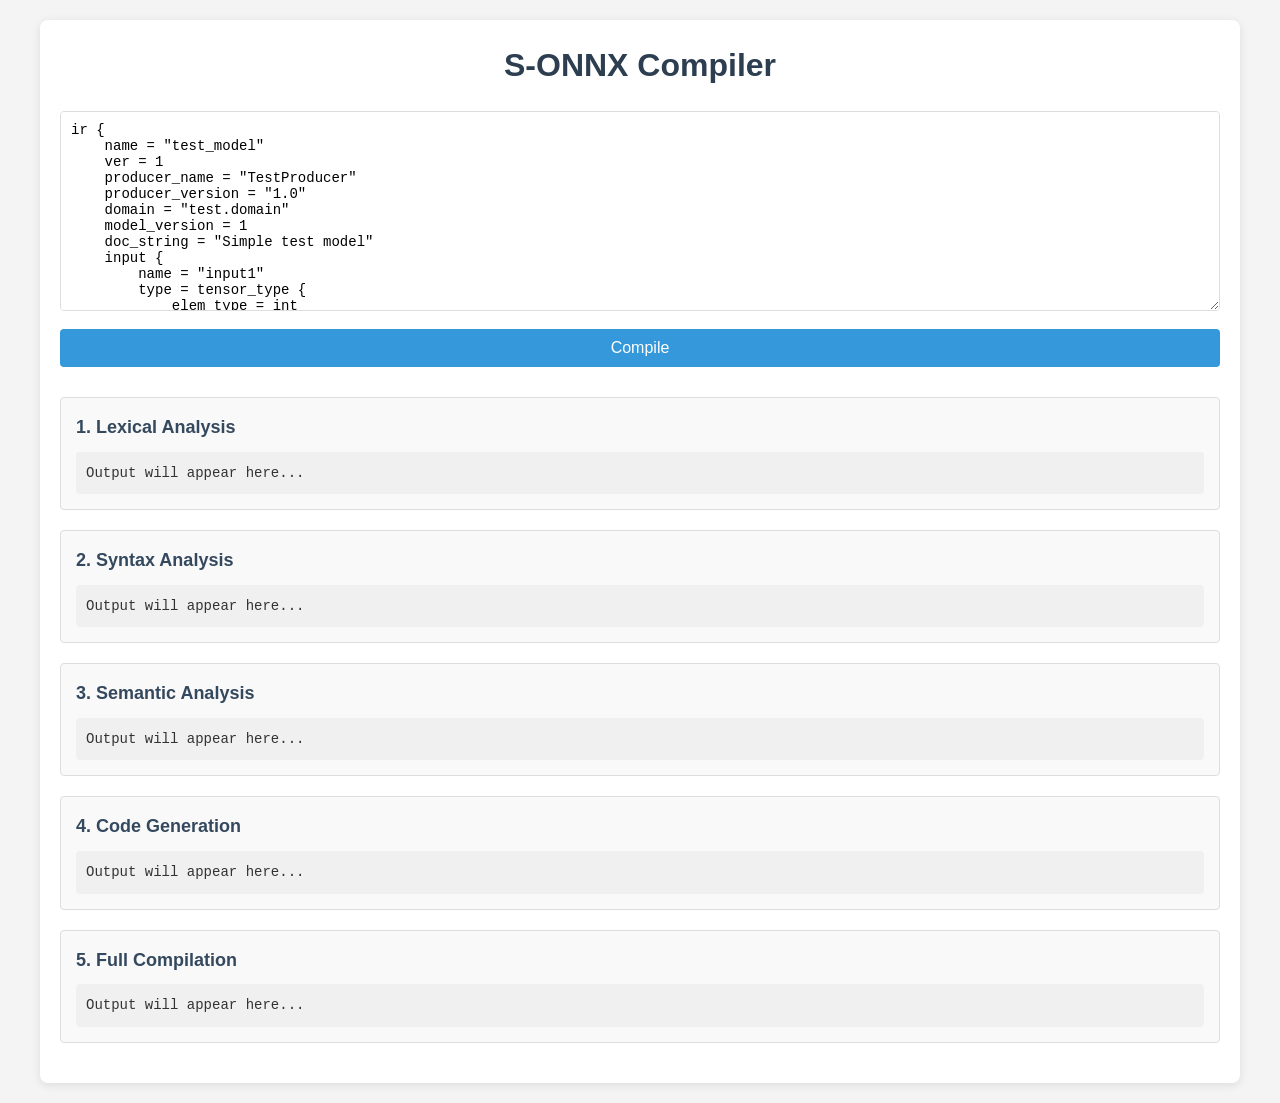
<file: web/templates/index.html>
<!DOCTYPE html>
<html lang="en">
<head>
    <meta charset="UTF-8">
    <meta name="viewport" content="width=device-width, initial-scale=1.0">
    <title>S-ONNX Compiler</title>
    <style>
        * {
            box-sizing: border-box;
            margin: 0;
            padding: 0;
        }
        
        body {
            font-family: Arial, sans-serif;
            line-height: 1.6;
            color: #333;
            background-color: #f4f4f4;
        }
        
        .container {
            max-width: 1200px;
            margin: 20px auto;
            padding: 20px;
            background-color: #fff;
            border-radius: 8px;
            box-shadow: 0 2px 10px rgba(0, 0, 0, 0.1);
        }
        
        h1 {
            text-align: center;
            color: #2c3e50;
            margin-bottom: 20px;
        }
        
        .input-section {
            margin-bottom: 20px;
        }
        
        textarea {
            width: 100%;
            height: 200px;
            padding: 10px;
            border: 1px solid #ddd;
            border-radius: 4px;
            resize: vertical;
            font-family: monospace;
            font-size: 14px;
        }
        
        button {
            display: block;
            width: 100%;
            padding: 10px;
            margin-top: 10px;
            background-color: #3498db;
            color: white;
            border: none;
            border-radius: 4px;
            cursor: pointer;
            font-size: 16px;
        }
        
        button:hover {
            background-color: #2980b9;
        }
        
        .results-section {
            margin-top: 30px;
        }
        
        .result-step {
            margin-bottom: 20px;
            padding: 15px;
            border: 1px solid #ddd;
            border-radius: 4px;
            background-color: #f9f9f9;
        }
        
        h2 {
            color: #34495e;
            margin-bottom: 10px;
            font-size: 18px;
        }
        
        pre {
            background-color: #f0f0f0;
            padding: 10px;
            border-radius: 4px;
            overflow-x: auto;
            white-space: pre-wrap;
            font-family: monospace;
            font-size: 14px;
        }
        
        .loading {
            text-align: center;
            padding: 20px;
            color: #7f8c8d;
        }
    </style>
</head>
<body>
    <div class="container">
        <h1>S-ONNX Compiler</h1>
        
        <div class="input-section">
            <textarea id="code-input" placeholder="Enter your S-ONNX code here...">ir {
    name = "test_model"
    ver = 1
    producer_name = "TestProducer"
    producer_version = "1.0"
    domain = "test.domain"
    model_version = 1
    doc_string = "Simple test model"
    input {
        name = "input1"
        type = tensor_type {
            elem_type = int
            shape {
                dim { dim_value = 1 }
                dim { dim_value = 3 }
                dim { dim_value = 224 }
                dim { dim_value = 224 }
            }
        }
    }
    output {
        name = "output1"
        type = tensor_type {
            elem_type = float
            shape {
                dim { dim_value = 1 }
                dim { dim_value = 1000 }
            }
        }
    }
    opset_import {
        domain = "ai.onnx"
        version = 13
    }
}</textarea>
            <button id="compile-btn">Compile</button>
        </div>
        
        <div class="results-section">
            <div class="result-step">
                <h2>1. Lexical Analysis</h2>
                <pre id="lexical-result">Output will appear here...</pre>
            </div>
            
            <div class="result-step">
                <h2>2. Syntax Analysis</h2>
                <pre id="syntax-result">Output will appear here...</pre>
            </div>
            
            <div class="result-step">
                <h2>3. Semantic Analysis</h2>
                <pre id="semantic-result">Output will appear here...</pre>
            </div>
            
            <div class="result-step">
                <h2>4. Code Generation</h2>
                <pre id="codegen-result">Output will appear here...</pre>
            </div>
            
            <div class="result-step">
                <h2>5. Full Compilation</h2>
                <pre id="full-result">Output will appear here...</pre>
            </div>
        </div>
    </div>
    
    <script>
        document.getElementById('compile-btn').addEventListener('click', function() {
            const code = document.getElementById('code-input').value;
            
            // Show loading state
            document.querySelectorAll('pre').forEach(el => {
                el.textContent = 'Processing...';
            });
            
            // Send request to server
            fetch('/compile', {
                method: 'POST',
                headers: {
                    'Content-Type': 'application/json'
                },
                body: JSON.stringify({ code: code })
            })
            .then(response => response.json())
            .then(data => {
                // Update results
                document.getElementById('lexical-result').textContent = data.lexical || 'No output';
                document.getElementById('syntax-result').textContent = data.syntax || 'No output';
                document.getElementById('semantic-result').textContent = data.semantic || 'No output';
                document.getElementById('codegen-result').textContent = data.codegen || 'No output';
                document.getElementById('full-result').textContent = data.full || 'No output';
            })
            .catch(error => {
                console.error('Error:', error);
                document.querySelectorAll('pre').forEach(el => {
                    el.textContent = 'Error occurred: ' + error.message;
                });
            });
        });
    </script>
</body>
</html>
</file>
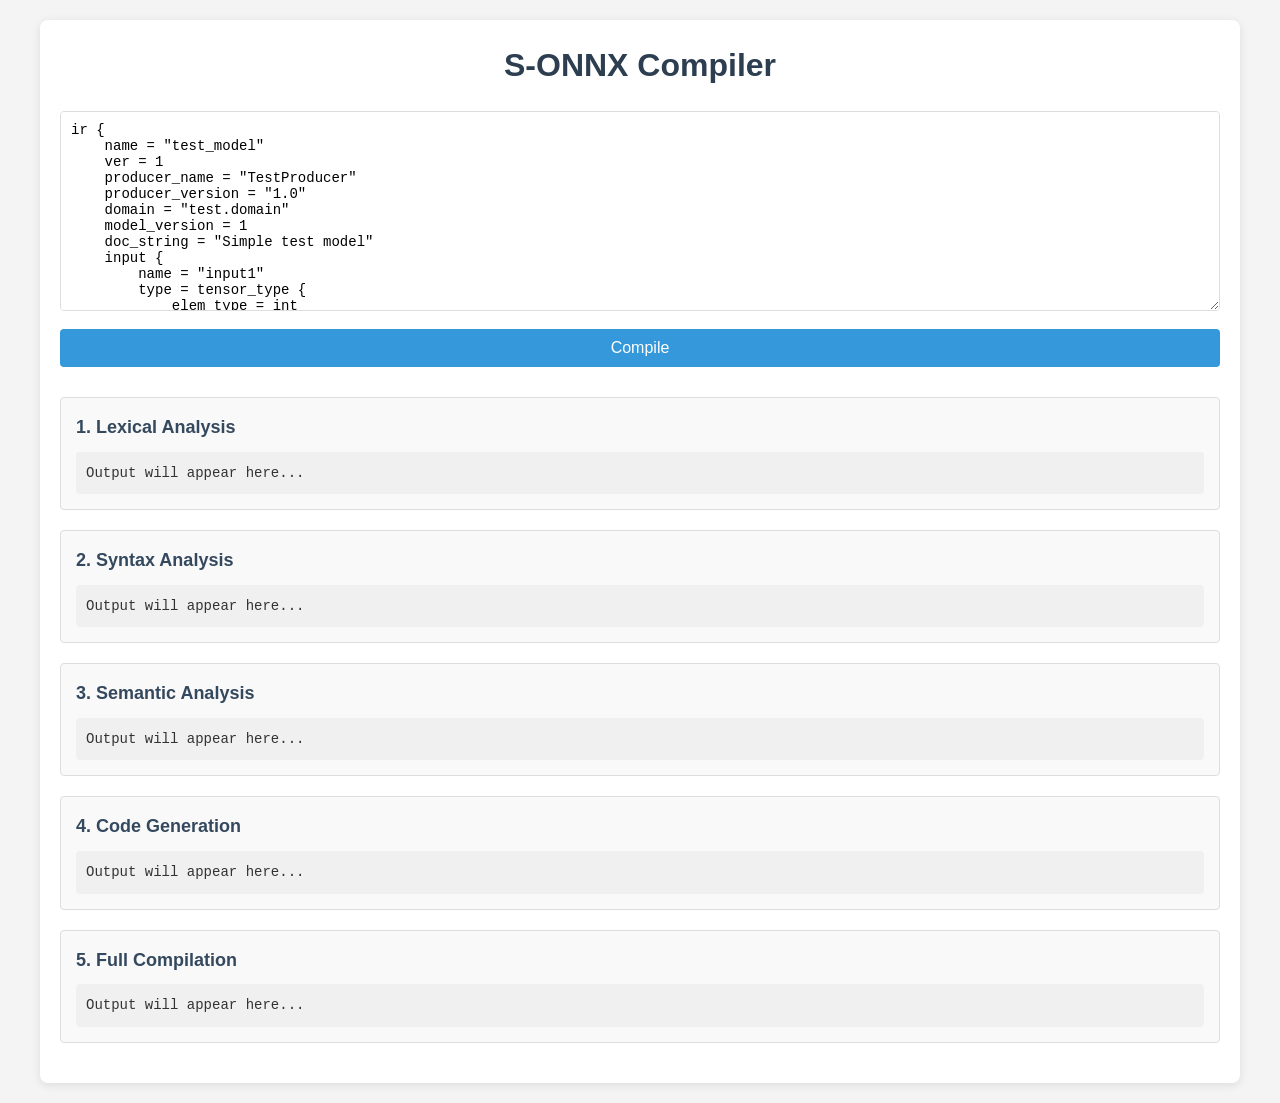
<file: 编译原理/S-ONNXCompiler/web/templates/index.html>
<!DOCTYPE html>
<html lang="en">
<head>
    <meta charset="UTF-8">
    <meta name="viewport" content="width=device-width, initial-scale=1.0">
    <title>S-ONNX Compiler</title>
    <style>
        * {
            box-sizing: border-box;
            margin: 0;
            padding: 0;
        }
        
        body {
            font-family: Arial, sans-serif;
            line-height: 1.6;
            color: #333;
            background-color: #f4f4f4;
        }
        
        .container {
            max-width: 1200px;
            margin: 20px auto;
            padding: 20px;
            background-color: #fff;
            border-radius: 8px;
            box-shadow: 0 2px 10px rgba(0, 0, 0, 0.1);
        }
        
        h1 {
            text-align: center;
            color: #2c3e50;
            margin-bottom: 20px;
        }
        
        .input-section {
            margin-bottom: 20px;
        }
        
        textarea {
            width: 100%;
            height: 200px;
            padding: 10px;
            border: 1px solid #ddd;
            border-radius: 4px;
            resize: vertical;
            font-family: monospace;
            font-size: 14px;
        }
        
        button {
            display: block;
            width: 100%;
            padding: 10px;
            margin-top: 10px;
            background-color: #3498db;
            color: white;
            border: none;
            border-radius: 4px;
            cursor: pointer;
            font-size: 16px;
        }
        
        button:hover {
            background-color: #2980b9;
        }
        
        .results-section {
            margin-top: 30px;
        }
        
        .result-step {
            margin-bottom: 20px;
            padding: 15px;
            border: 1px solid #ddd;
            border-radius: 4px;
            background-color: #f9f9f9;
        }
        
        h2 {
            color: #34495e;
            margin-bottom: 10px;
            font-size: 18px;
        }
        
        pre {
            background-color: #f0f0f0;
            padding: 10px;
            border-radius: 4px;
            overflow-x: auto;
            white-space: pre-wrap;
            font-family: monospace;
            font-size: 14px;
        }
        
        .loading {
            text-align: center;
            padding: 20px;
            color: #7f8c8d;
        }
    </style>
</head>
<body>
    <div class="container">
        <h1>S-ONNX Compiler</h1>
        
        <div class="input-section">
            <textarea id="code-input" placeholder="Enter your S-ONNX code here...">ir {
    name = "test_model"
    ver = 1
    producer_name = "TestProducer"
    producer_version = "1.0"
    domain = "test.domain"
    model_version = 1
    doc_string = "Simple test model"
    input {
        name = "input1"
        type = tensor_type {
            elem_type = int
            shape {
                dim { dim_value = 1 }
                dim { dim_value = 3 }
                dim { dim_value = 224 }
                dim { dim_value = 224 }
            }
        }
    }
    output {
        name = "output1"
        type = tensor_type {
            elem_type = float
            shape {
                dim { dim_value = 1 }
                dim { dim_value = 1000 }
            }
        }
    }
    opset_import {
        domain = "ai.onnx"
        version = 13
    }
}</textarea>
            <button id="compile-btn">Compile</button>
        </div>
        
        <div class="results-section">
            <div class="result-step">
                <h2>1. Lexical Analysis</h2>
                <pre id="lexical-result">Output will appear here...</pre>
            </div>
            
            <div class="result-step">
                <h2>2. Syntax Analysis</h2>
                <pre id="syntax-result">Output will appear here...</pre>
            </div>
            
            <div class="result-step">
                <h2>3. Semantic Analysis</h2>
                <pre id="semantic-result">Output will appear here...</pre>
            </div>
            
            <div class="result-step">
                <h2>4. Code Generation</h2>
                <pre id="codegen-result">Output will appear here...</pre>
            </div>
            
            <div class="result-step">
                <h2>5. Full Compilation</h2>
                <pre id="full-result">Output will appear here...</pre>
            </div>
        </div>
    </div>
    
    <script>
        document.getElementById('compile-btn').addEventListener('click', function() {
            const code = document.getElementById('code-input').value;
            
            // Show loading state
            document.querySelectorAll('pre').forEach(el => {
                el.textContent = 'Processing...';
            });
            
            // Send request to server
            fetch('/compile', {
                method: 'POST',
                headers: {
                    'Content-Type': 'application/json'
                },
                body: JSON.stringify({ code: code })
            })
            .then(response => response.json())
            .then(data => {
                // Update results
                document.getElementById('lexical-result').textContent = data.lexical || 'No output';
                document.getElementById('syntax-result').textContent = data.syntax || 'No output';
                document.getElementById('semantic-result').textContent = data.semantic || 'No output';
                document.getElementById('codegen-result').textContent = data.codegen || 'No output';
                document.getElementById('full-result').textContent = data.full || 'No output';
            })
            .catch(error => {
                console.error('Error:', error);
                document.querySelectorAll('pre').forEach(el => {
                    el.textContent = 'Error occurred: ' + error.message;
                });
            });
        });
    </script>
</body>
</html>
</file>
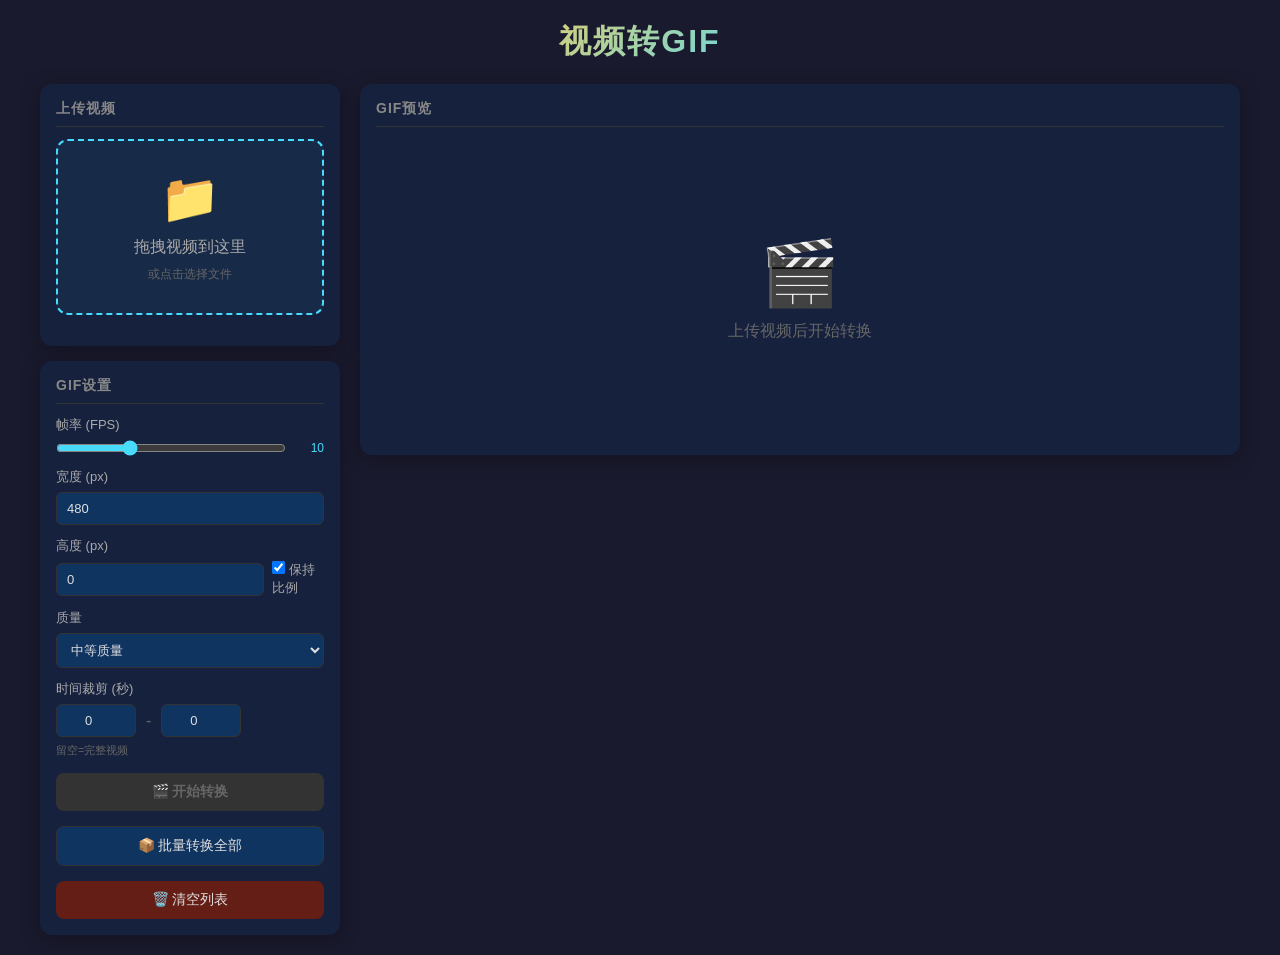
<file: 小软件/gif_trans/video-to-gif.html>
<!DOCTYPE html>
<html lang="zh-CN">
<head>
<meta charset="UTF-8">
<meta name="viewport" content="width=device-width, initial-scale=1.0">
<title>视频转GIF</title>
<style>
  * { margin: 0; padding: 0; box-sizing: border-box; }
  body {
    font-family: "Microsoft YaHei", "Segoe UI", sans-serif;
    background: #1a1a2e;
    color: #e0e0e0;
    min-height: 100vh;
    padding: 20px;
  }
  .container {
    max-width: 1200px;
    margin: 0 auto;
  }
  h1 {
    text-align: center;
    font-size: 32px;
    margin-bottom: 20px;
    background: linear-gradient(135deg, #ff6b6b, #feca57, #48dbfb, #ff9ff3);
    -webkit-background-clip: text;
    -webkit-text-fill-color: transparent;
    letter-spacing: 2px;
  }
  .main-content {
    display: grid;
    grid-template-columns: 300px 1fr;
    gap: 20px;
  }
  .panel {
    background: #16213e;
    border-radius: 12px;
    padding: 16px;
    box-shadow: 0 4px 20px rgba(0,0,0,0.3);
  }
  .panel h3 {
    font-size: 14px;
    color: #888;
    margin-bottom: 12px;
    text-transform: uppercase;
    letter-spacing: 1px;
    border-bottom: 1px solid #333;
    padding-bottom: 8px;
  }
  .upload-zone {
    border: 2px dashed #48dbfb;
    border-radius: 12px;
    padding: 30px;
    text-align: center;
    cursor: pointer;
    transition: all 0.3s;
    background: rgba(72, 219, 251, 0.05);
    margin-bottom: 15px;
  }
  .upload-zone:hover {
    background: rgba(72, 219, 251, 0.1);
    border-color: #ff6b6b;
  }
  .upload-zone.dragover {
    background: rgba(72, 219, 251, 0.2);
    border-color: #feca57;
  }
  .upload-icon {
    font-size: 48px;
    margin-bottom: 10px;
  }
  .upload-text {
    font-size: 16px;
    color: #aaa;
  }
  .upload-hint {
    font-size: 12px;
    color: #666;
    margin-top: 8px;
  }
  .file-list {
    max-height: 200px;
    overflow-y: auto;
  }
  .file-item {
    display: flex;
    align-items: center;
    justify-content: space-between;
    padding: 8px 10px;
    background: #0f3460;
    border-radius: 6px;
    margin-bottom: 6px;
    font-size: 13px;
  }
  .file-name {
    flex: 1;
    overflow: hidden;
    text-overflow: ellipsis;
    white-space: nowrap;
    margin-right: 10px;
  }
  .file-size {
    color: #666;
    font-size: 11px;
    margin-right: 10px;
  }
  .file-status {
    padding: 2px 8px;
    border-radius: 4px;
    font-size: 11px;
  }
  .status-waiting { background: #333; color: #aaa; }
  .status-converting { background: #1a5276; color: #48dbfb; }
  .status-done { background: #1e8449; color: #82e0aa; }
  .status-error { background: #922b21; color: #f1948a; }
  .remove-btn {
    background: none;
    border: none;
    color: #ff6b6b;
    cursor: pointer;
    font-size: 16px;
    padding: 0 5px;
  }
  .settings-grid {
    display: grid;
    gap: 12px;
  }
  .setting-item {
    display: flex;
    flex-direction: column;
    gap: 6px;
  }
  .setting-item label {
    font-size: 13px;
    color: #aaa;
  }
  .setting-row {
    display: flex;
    gap: 8px;
    align-items: center;
  }
  input[type="number"], input[type="text"], select {
    width: 100%;
    padding: 8px 10px;
    background: #0f3460;
    border: 1px solid #333;
    border-radius: 6px;
    color: #e0e0e0;
    font-size: 13px;
  }
  input[type="range"] {
    width: 100%;
    accent-color: #48dbfb;
  }
  .range-value {
    font-size: 12px;
    color: #48dbfb;
    min-width: 30px;
    text-align: right;
  }
  .time-inputs {
    display: flex;
    gap: 10px;
    align-items: center;
  }
  .time-inputs input {
    width: 80px;
    text-align: center;
  }
  .time-separator {
    color: #666;
  }
  .btn {
    padding: 10px 16px;
    border: none;
    border-radius: 8px;
    font-size: 14px;
    cursor: pointer;
    transition: all 0.2s;
    display: inline-flex;
    align-items: center;
    justify-content: center;
    gap: 6px;
  }
  .btn-primary {
    background: linear-gradient(135deg, #48dbfb, #0abde3);
    color: #1a1a2e;
    font-weight: bold;
  }
  .btn-primary:hover {
    background: linear-gradient(135deg, #0abde3, #48dbfb);
    transform: translateY(-1px);
  }
  .btn-primary:disabled {
    background: #333;
    color: #666;
    cursor: not-allowed;
    transform: none;
  }
  .btn-secondary {
    background: #0f3460;
    color: #e0e0e0;
    border: 1px solid #333;
  }
  .btn-secondary:hover {
    background: #1a5276;
  }
  .btn-danger {
    background: #641e16;
    color: #e0e0e0;
  }
  .btn-danger:hover {
    background: #922b21;
  }
  .btn-success {
    background: #1e8449;
    color: #fff;
  }
  .btn-success:hover {
    background: #27ae60;
  }
  .btn-block {
    width: 100%;
  }
  .btn-group {
    display: flex;
    gap: 8px;
    margin-top: 15px;
  }
  .right-panel {
    display: flex;
    flex-direction: column;
    gap: 20px;
  }
  .preview-container {
    display: flex;
    flex-direction: column;
    align-items: center;
    min-height: 300px;
  }
  .preview-placeholder {
    display: flex;
    flex-direction: column;
    align-items: center;
    justify-content: center;
    height: 300px;
    color: #666;
  }
  .preview-placeholder .icon {
    font-size: 64px;
    margin-bottom: 10px;
  }
  #gifPreview {
    max-width: 100%;
    max-height: 400px;
    border-radius: 8px;
    border: 2px solid #333;
  }
  .preview-info {
    display: flex;
    gap: 20px;
    margin-top: 10px;
    font-size: 13px;
    color: #aaa;
  }
  .preview-actions {
    display: flex;
    gap: 10px;
    margin-top: 15px;
  }
  .progress-container {
    margin-top: 15px;
  }
  .progress-bar {
    height: 8px;
    background: #0f3460;
    border-radius: 4px;
    overflow: hidden;
  }
  .progress-fill {
    height: 100%;
    background: linear-gradient(90deg, #48dbfb, #ff6b6b);
    border-radius: 4px;
    transition: width 0.3s;
    width: 0%;
  }
  .progress-text {
    font-size: 12px;
    color: #aaa;
    margin-top: 5px;
    text-align: center;
  }
  @media (max-width: 768px) {
    .main-content {
      grid-template-columns: 1fr;
    }
  }
</style>
</head>
<body>

<div class="container">
  <h1>视频转GIF</h1>

  <div class="main-content">
    <div class="left-panel">
      <div class="panel">
        <h3>上传视频</h3>
        <div class="upload-zone" id="uploadZone">
          <div class="upload-icon">📁</div>
          <div class="upload-text">拖拽视频到这里</div>
          <div class="upload-hint">或点击选择文件</div>
          <input type="file" id="fileInput" accept="video/*" multiple style="display:none">
        </div>
        <div class="file-list" id="fileList"></div>
      </div>

      <div class="panel" style="margin-top: 15px;">
        <h3>GIF设置</h3>
        <div class="settings-grid">
          <div class="setting-item">
            <label>帧率 (FPS)</label>
            <div class="setting-row">
              <input type="range" id="fpsSlider" min="1" max="30" value="10">
              <span class="range-value" id="fpsValue">10</span>
            </div>
          </div>

          <div class="setting-item">
            <label>宽度 (px)</label>
            <input type="number" id="widthInput" value="480" min="50" max="1920">
          </div>

          <div class="setting-item">
            <label>高度 (px)</label>
            <div class="setting-row">
              <input type="number" id="heightInput" value="0" min="0" max="1080" placeholder="0=自动">
              <label><input type="checkbox" id="keepRatio" checked> 保持比例</label>
            </div>
          </div>

          <div class="setting-item">
            <label>质量</label>
            <select id="qualitySelect">
              <option value="10">低质量 (小文件)</option>
              <option value="5" selected>中等质量</option>
              <option value="1">高质量 (大文件)</option>
            </select>
          </div>

          <div class="setting-item">
            <label>时间裁剪 (秒)</label>
            <div class="time-inputs">
              <input type="number" id="startTime" value="0" min="0" step="0.1" placeholder="开始">
              <span class="time-separator">-</span>
              <input type="number" id="endTime" value="0" min="0" step="0.1" placeholder="结束">
            </div>
            <div style="font-size:11px;color:#666;">留空=完整视频</div>
          </div>
        </div>

        <div class="btn-group">
          <button class="btn btn-primary btn-block" id="convertBtn" disabled>
            🎬 开始转换
          </button>
        </div>
        <div class="btn-group">
          <button class="btn btn-secondary btn-block" id="convertAllBtn" disabled>
            📦 批量转换全部
          </button>
        </div>
        <div class="btn-group">
          <button class="btn btn-danger btn-block" id="clearAllBtn">
            🗑️ 清空列表
          </button>
        </div>
      </div>
    </div>

    <div class="right-panel">
      <div class="panel">
        <h3>GIF预览</h3>
        <div class="preview-container" id="previewContainer">
          <div class="preview-placeholder">
            <div class="icon">🎬</div>
            <div>上传视频后开始转换</div>
          </div>
        </div>
        <div class="progress-container" id="progressContainer" style="display:none;">
          <div class="progress-bar">
            <div class="progress-fill" id="progressFill"></div>
          </div>
          <div class="progress-text" id="progressText">准备中...</div>
        </div>
        <div class="preview-actions" id="previewActions" style="display:none;">
          <button class="btn btn-success" id="downloadBtn">
            💾 下载GIF
          </button>
          <button class="btn btn-secondary" id="copyBtn">
            📋 复制到剪贴板
          </button>
        </div>
      </div>

      <div class="panel" id="batchPanel" style="display:none;">
        <h3>批量转换结果</h3>
        <div id="batchResults"></div>
        <div class="btn-group">
          <button class="btn btn-success btn-block" id="downloadAllBtn">
            💾 下载全部GIF
          </button>
        </div>
      </div>
    </div>
  </div>
</div>

<!-- 隐藏的 video 和 canvas 元素 -->
<video id="videoEl" style="display:none" muted></video>
<canvas id="canvasEl" style="display:none"></canvas>

<script src="gifjs/gif.js"></script>
<script id="gifWorkerCode" type="text/plain">// gif.worker.js 0.2.0 - https://github.com/jnordberg/gif.js
(function e(t,n,r){function s(o,u){if(!n[o]){if(!t[o]){var a=typeof require=="function"&&require;if(!u&&a)return a(o,!0);if(i)return i(o,!0);var f=new Error("Cannot find module '"+o+"'");throw f.code="MODULE_NOT_FOUND",f}var l=n[o]={exports:{}};t[o][0].call(l.exports,function(e){var n=t[o][1][e];return s(n?n:e)},l,l.exports,e,t,n,r)}return n[o].exports}var i=typeof require=="function"&&require;for(var o=0;o<r.length;o++)s(r[o]);return s})({1:[function(require,module,exports){var NeuQuant=require("./TypedNeuQuant.js");var LZWEncoder=require("./LZWEncoder.js");function ByteArray(){this.page=-1;this.pages=[];this.newPage()}ByteArray.pageSize=4096;ByteArray.charMap={};for(var i=0;i<256;i++)ByteArray.charMap[i]=String.fromCharCode(i);ByteArray.prototype.newPage=function(){this.pages[++this.page]=new Uint8Array(ByteArray.pageSize);this.cursor=0};ByteArray.prototype.getData=function(){var rv="";for(var p=0;p<this.pages.length;p++){for(var i=0;i<ByteArray.pageSize;i++){rv+=ByteArray.charMap[this.pages[p][i]]}}return rv};ByteArray.prototype.writeByte=function(val){if(this.cursor>=ByteArray.pageSize)this.newPage();this.pages[this.page][this.cursor++]=val};ByteArray.prototype.writeUTFBytes=function(string){for(var l=string.length,i=0;i<l;i++)this.writeByte(string.charCodeAt(i))};ByteArray.prototype.writeBytes=function(array,offset,length){for(var l=length||array.length,i=offset||0;i<l;i++)this.writeByte(array[i])};function GIFEncoder(width,height){this.width=~~width;this.height=~~height;this.transparent=null;this.transIndex=0;this.repeat=-1;this.delay=0;this.image=null;this.pixels=null;this.indexedPixels=null;this.colorDepth=null;this.colorTab=null;this.neuQuant=null;this.usedEntry=new Array;this.palSize=7;this.dispose=-1;this.firstFrame=true;this.sample=10;this.dither=false;this.globalPalette=false;this.out=new ByteArray}GIFEncoder.prototype.setDelay=function(milliseconds){this.delay=Math.round(milliseconds/10)};GIFEncoder.prototype.setFrameRate=function(fps){this.delay=Math.round(100/fps)};GIFEncoder.prototype.setDispose=function(disposalCode){if(disposalCode>=0)this.dispose=disposalCode};GIFEncoder.prototype.setRepeat=function(repeat){this.repeat=repeat};GIFEncoder.prototype.setTransparent=function(color){this.transparent=color};GIFEncoder.prototype.addFrame=function(imageData){this.image=imageData;this.colorTab=this.globalPalette&&this.globalPalette.slice?this.globalPalette:null;this.getImagePixels();this.analyzePixels();if(this.globalPalette===true)this.globalPalette=this.colorTab;if(this.firstFrame){this.writeLSD();this.writePalette();if(this.repeat>=0){this.writeNetscapeExt()}}this.writeGraphicCtrlExt();this.writeImageDesc();if(!this.firstFrame&&!this.globalPalette)this.writePalette();this.writePixels();this.firstFrame=false};GIFEncoder.prototype.finish=function(){this.out.writeByte(59)};GIFEncoder.prototype.setQuality=function(quality){if(quality<1)quality=1;this.sample=quality};GIFEncoder.prototype.setDither=function(dither){if(dither===true)dither="FloydSteinberg";this.dither=dither};GIFEncoder.prototype.setGlobalPalette=function(palette){this.globalPalette=palette};GIFEncoder.prototype.getGlobalPalette=function(){return this.globalPalette&&this.globalPalette.slice&&this.globalPalette.slice(0)||this.globalPalette};GIFEncoder.prototype.writeHeader=function(){this.out.writeUTFBytes("GIF89a")};GIFEncoder.prototype.analyzePixels=function(){if(!this.colorTab){this.neuQuant=new NeuQuant(this.pixels,this.sample);this.neuQuant.buildColormap();this.colorTab=this.neuQuant.getColormap()}if(this.dither){this.ditherPixels(this.dither.replace("-serpentine",""),this.dither.match(/-serpentine/)!==null)}else{this.indexPixels()}this.pixels=null;this.colorDepth=8;this.palSize=7;if(this.transparent!==null){this.transIndex=this.findClosest(this.transparent,true)}};GIFEncoder.prototype.indexPixels=function(imgq){var nPix=this.pixels.length/3;this.indexedPixels=new Uint8Array(nPix);var k=0;for(var j=0;j<nPix;j++){var index=this.findClosestRGB(this.pixels[k++]&255,this.pixels[k++]&255,this.pixels[k++]&255);this.usedEntry[index]=true;this.indexedPixels[j]=index}};GIFEncoder.prototype.ditherPixels=function(kernel,serpentine){var kernels={FalseFloydSteinberg:[[3/8,1,0],[3/8,0,1],[2/8,1,1]],FloydSteinberg:[[7/16,1,0],[3/16,-1,1],[5/16,0,1],[1/16,1,1]],Stucki:[[8/42,1,0],[4/42,2,0],[2/42,-2,1],[4/42,-1,1],[8/42,0,1],[4/42,1,1],[2/42,2,1],[1/42,-2,2],[2/42,-1,2],[4/42,0,2],[2/42,1,2],[1/42,2,2]],Atkinson:[[1/8,1,0],[1/8,2,0],[1/8,-1,1],[1/8,0,1],[1/8,1,1],[1/8,0,2]]};if(!kernel||!kernels[kernel]){throw"Unknown dithering kernel: "+kernel}var ds=kernels[kernel];var index=0,height=this.height,width=this.width,data=this.pixels;var direction=serpentine?-1:1;this.indexedPixels=new Uint8Array(this.pixels.length/3);for(var y=0;y<height;y++){if(serpentine)direction=direction*-1;for(var x=direction==1?0:width-1,xend=direction==1?width:0;x!==xend;x+=direction){index=y*width+x;var idx=index*3;var r1=data[idx];var g1=data[idx+1];var b1=data[idx+2];idx=this.findClosestRGB(r1,g1,b1);this.usedEntry[idx]=true;this.indexedPixels[index]=idx;idx*=3;var r2=this.colorTab[idx];var g2=this.colorTab[idx+1];var b2=this.colorTab[idx+2];var er=r1-r2;var eg=g1-g2;var eb=b1-b2;for(var i=direction==1?0:ds.length-1,end=direction==1?ds.length:0;i!==end;i+=direction){var x1=ds[i][1];var y1=ds[i][2];if(x1+x>=0&&x1+x<width&&y1+y>=0&&y1+y<height){var d=ds[i][0];idx=index+x1+y1*width;idx*=3;data[idx]=Math.max(0,Math.min(255,data[idx]+er*d));data[idx+1]=Math.max(0,Math.min(255,data[idx+1]+eg*d));data[idx+2]=Math.max(0,Math.min(255,data[idx+2]+eb*d))}}}}};GIFEncoder.prototype.findClosest=function(c,used){return this.findClosestRGB((c&16711680)>>16,(c&65280)>>8,c&255,used)};GIFEncoder.prototype.findClosestRGB=function(r,g,b,used){if(this.colorTab===null)return-1;if(this.neuQuant&&!used){return this.neuQuant.lookupRGB(r,g,b)}var c=b|g<<8|r<<16;var minpos=0;var dmin=256*256*256;var len=this.colorTab.length;for(var i=0,index=0;i<len;index++){var dr=r-(this.colorTab[i++]&255);var dg=g-(this.colorTab[i++]&255);var db=b-(this.colorTab[i++]&255);var d=dr*dr+dg*dg+db*db;if((!used||this.usedEntry[index])&&d<dmin){dmin=d;minpos=index}}return minpos};GIFEncoder.prototype.getImagePixels=function(){var w=this.width;var h=this.height;this.pixels=new Uint8Array(w*h*3);var data=this.image;var srcPos=0;var count=0;for(var i=0;i<h;i++){for(var j=0;j<w;j++){this.pixels[count++]=data[srcPos++];this.pixels[count++]=data[srcPos++];this.pixels[count++]=data[srcPos++];srcPos++}}};GIFEncoder.prototype.writeGraphicCtrlExt=function(){this.out.writeByte(33);this.out.writeByte(249);this.out.writeByte(4);var transp,disp;if(this.transparent===null){transp=0;disp=0}else{transp=1;disp=2}if(this.dispose>=0){disp=dispose&7}disp<<=2;this.out.writeByte(0|disp|0|transp);this.writeShort(this.delay);this.out.writeByte(this.transIndex);this.out.writeByte(0)};GIFEncoder.prototype.writeImageDesc=function(){this.out.writeByte(44);this.writeShort(0);this.writeShort(0);this.writeShort(this.width);this.writeShort(this.height);if(this.firstFrame||this.globalPalette){this.out.writeByte(0)}else{this.out.writeByte(128|0|0|0|this.palSize)}};GIFEncoder.prototype.writeLSD=function(){this.writeShort(this.width);this.writeShort(this.height);this.out.writeByte(128|112|0|this.palSize);this.out.writeByte(0);this.out.writeByte(0)};GIFEncoder.prototype.writeNetscapeExt=function(){this.out.writeByte(33);this.out.writeByte(255);this.out.writeByte(11);this.out.writeUTFBytes("NETSCAPE2.0");this.out.writeByte(3);this.out.writeByte(1);this.writeShort(this.repeat);this.out.writeByte(0)};GIFEncoder.prototype.writePalette=function(){this.out.writeBytes(this.colorTab);var n=3*256-this.colorTab.length;for(var i=0;i<n;i++)this.out.writeByte(0)};GIFEncoder.prototype.writeShort=function(pValue){this.out.writeByte(pValue&255);this.out.writeByte(pValue>>8&255)};GIFEncoder.prototype.writePixels=function(){var enc=new LZWEncoder(this.width,this.height,this.indexedPixels,this.colorDepth);enc.encode(this.out)};GIFEncoder.prototype.stream=function(){return this.out};module.exports=GIFEncoder},{"./LZWEncoder.js":2,"./TypedNeuQuant.js":3}],2:[function(require,module,exports){var EOF=-1;var BITS=12;var HSIZE=5003;var masks=[0,1,3,7,15,31,63,127,255,511,1023,2047,4095,8191,16383,32767,65535];function LZWEncoder(width,height,pixels,colorDepth){var initCodeSize=Math.max(2,colorDepth);var accum=new Uint8Array(256);var htab=new Int32Array(HSIZE);var codetab=new Int32Array(HSIZE);var cur_accum,cur_bits=0;var a_count;var free_ent=0;var maxcode;var clear_flg=false;var g_init_bits,ClearCode,EOFCode;function char_out(c,outs){accum[a_count++]=c;if(a_count>=254)flush_char(outs)}function cl_block(outs){cl_hash(HSIZE);free_ent=ClearCode+2;clear_flg=true;output(ClearCode,outs)}function cl_hash(hsize){for(var i=0;i<hsize;++i)htab[i]=-1}function compress(init_bits,outs){var fcode,c,i,ent,disp,hsize_reg,hshift;g_init_bits=init_bits;clear_flg=false;n_bits=g_init_bits;maxcode=MAXCODE(n_bits);ClearCode=1<<init_bits-1;EOFCode=ClearCode+1;free_ent=ClearCode+2;a_count=0;ent=nextPixel();hshift=0;for(fcode=HSIZE;fcode<65536;fcode*=2)++hshift;hshift=8-hshift;hsize_reg=HSIZE;cl_hash(hsize_reg);output(ClearCode,outs);outer_loop:while((c=nextPixel())!=EOF){fcode=(c<<BITS)+ent;i=c<<hshift^ent;if(htab[i]===fcode){ent=codetab[i];continue}else if(htab[i]>=0){disp=hsize_reg-i;if(i===0)disp=1;do{if((i-=disp)<0)i+=hsize_reg;if(htab[i]===fcode){ent=codetab[i];continue outer_loop}}while(htab[i]>=0)}output(ent,outs);ent=c;if(free_ent<1<<BITS){codetab[i]=free_ent++;htab[i]=fcode}else{cl_block(outs)}}output(ent,outs);output(EOFCode,outs)}function encode(outs){outs.writeByte(initCodeSize);remaining=width*height;curPixel=0;compress(initCodeSize+1,outs);outs.writeByte(0)}function flush_char(outs){if(a_count>0){outs.writeByte(a_count);outs.writeBytes(accum,0,a_count);a_count=0}}function MAXCODE(n_bits){return(1<<n_bits)-1}function nextPixel(){if(remaining===0)return EOF;--remaining;var pix=pixels[curPixel++];return pix&255}function output(code,outs){cur_accum&=masks[cur_bits];if(cur_bits>0)cur_accum|=code<<cur_bits;else cur_accum=code;cur_bits+=n_bits;while(cur_bits>=8){char_out(cur_accum&255,outs);cur_accum>>=8;cur_bits-=8}if(free_ent>maxcode||clear_flg){if(clear_flg){maxcode=MAXCODE(n_bits=g_init_bits);clear_flg=false}else{++n_bits;if(n_bits==BITS)maxcode=1<<BITS;else maxcode=MAXCODE(n_bits)}}if(code==EOFCode){while(cur_bits>0){char_out(cur_accum&255,outs);cur_accum>>=8;cur_bits-=8}flush_char(outs)}}this.encode=encode}module.exports=LZWEncoder},{}],3:[function(require,module,exports){var ncycles=100;var netsize=256;var maxnetpos=netsize-1;var netbiasshift=4;var intbiasshift=16;var intbias=1<<intbiasshift;var gammashift=10;var gamma=1<<gammashift;var betashift=10;var beta=intbias>>betashift;var betagamma=intbias<<gammashift-betashift;var initrad=netsize>>3;var radiusbiasshift=6;var radiusbias=1<<radiusbiasshift;var initradius=initrad*radiusbias;var radiusdec=30;var alphabiasshift=10;var initalpha=1<<alphabiasshift;var alphadec;var radbiasshift=8;var radbias=1<<radbiasshift;var alpharadbshift=alphabiasshift+radbiasshift;var alpharadbias=1<<alpharadbshift;var prime1=499;var prime2=491;var prime3=487;var prime4=503;var minpicturebytes=3*prime4;function NeuQuant(pixels,samplefac){var network;var netindex;var bias;var freq;var radpower;function init(){network=[];netindex=new Int32Array(256);bias=new Int32Array(netsize);freq=new Int32Array(netsize);radpower=new Int32Array(netsize>>3);var i,v;for(i=0;i<netsize;i++){v=(i<<netbiasshift+8)/netsize;network[i]=new Float64Array([v,v,v,0]);freq[i]=intbias/netsize;bias[i]=0}}function unbiasnet(){for(var i=0;i<netsize;i++){network[i][0]>>=netbiasshift;network[i][1]>>=netbiasshift;network[i][2]>>=netbiasshift;network[i][3]=i}}function altersingle(alpha,i,b,g,r){network[i][0]-=alpha*(network[i][0]-b)/initalpha;network[i][1]-=alpha*(network[i][1]-g)/initalpha;network[i][2]-=alpha*(network[i][2]-r)/initalpha}function alterneigh(radius,i,b,g,r){var lo=Math.abs(i-radius);var hi=Math.min(i+radius,netsize);var j=i+1;var k=i-1;var m=1;var p,a;while(j<hi||k>lo){a=radpower[m++];if(j<hi){p=network[j++];p[0]-=a*(p[0]-b)/alpharadbias;p[1]-=a*(p[1]-g)/alpharadbias;p[2]-=a*(p[2]-r)/alpharadbias}if(k>lo){p=network[k--];p[0]-=a*(p[0]-b)/alpharadbias;p[1]-=a*(p[1]-g)/alpharadbias;p[2]-=a*(p[2]-r)/alpharadbias}}}function contest(b,g,r){var bestd=~(1<<31);var bestbiasd=bestd;var bestpos=-1;var bestbiaspos=bestpos;var i,n,dist,biasdist,betafreq;for(i=0;i<netsize;i++){n=network[i];dist=Math.abs(n[0]-b)+Math.abs(n[1]-g)+Math.abs(n[2]-r);if(dist<bestd){bestd=dist;bestpos=i}biasdist=dist-(bias[i]>>intbiasshift-netbiasshift);if(biasdist<bestbiasd){bestbiasd=biasdist;bestbiaspos=i}betafreq=freq[i]>>betashift;freq[i]-=betafreq;bias[i]+=betafreq<<gammashift}freq[bestpos]+=beta;bias[bestpos]-=betagamma;return bestbiaspos}function inxbuild(){var i,j,p,q,smallpos,smallval,previouscol=0,startpos=0;for(i=0;i<netsize;i++){p=network[i];smallpos=i;smallval=p[1];for(j=i+1;j<netsize;j++){q=network[j];if(q[1]<smallval){smallpos=j;smallval=q[1]}}q=network[smallpos];if(i!=smallpos){j=q[0];q[0]=p[0];p[0]=j;j=q[1];q[1]=p[1];p[1]=j;j=q[2];q[2]=p[2];p[2]=j;j=q[3];q[3]=p[3];p[3]=j}if(smallval!=previouscol){netindex[previouscol]=startpos+i>>1;for(j=previouscol+1;j<smallval;j++)netindex[j]=i;previouscol=smallval;startpos=i}}netindex[previouscol]=startpos+maxnetpos>>1;for(j=previouscol+1;j<256;j++)netindex[j]=maxnetpos}function inxsearch(b,g,r){var a,p,dist;var bestd=1e3;var best=-1;var i=netindex[g];var j=i-1;while(i<netsize||j>=0){if(i<netsize){p=network[i];dist=p[1]-g;if(dist>=bestd)i=netsize;else{i++;if(dist<0)dist=-dist;a=p[0]-b;if(a<0)a=-a;dist+=a;if(dist<bestd){a=p[2]-r;if(a<0)a=-a;dist+=a;if(dist<bestd){bestd=dist;best=p[3]}}}}if(j>=0){p=network[j];dist=g-p[1];if(dist>=bestd)j=-1;else{j--;if(dist<0)dist=-dist;a=p[0]-b;if(a<0)a=-a;dist+=a;if(dist<bestd){a=p[2]-r;if(a<0)a=-a;dist+=a;if(dist<bestd){bestd=dist;best=p[3]}}}}}return best}function learn(){var i;var lengthcount=pixels.length;var alphadec=30+(samplefac-1)/3;var samplepixels=lengthcount/(3*samplefac);var delta=~~(samplepixels/ncycles);var alpha=initalpha;var radius=initradius;var rad=radius>>radiusbiasshift;if(rad<=1)rad=0;for(i=0;i<rad;i++)radpower[i]=alpha*((rad*rad-i*i)*radbias/(rad*rad));var step;if(lengthcount<minpicturebytes){samplefac=1;step=3}else if(lengthcount%prime1!==0){step=3*prime1}else if(lengthcount%prime2!==0){step=3*prime2}else if(lengthcount%prime3!==0){step=3*prime3}else{step=3*prime4}var b,g,r,j;var pix=0;i=0;while(i<samplepixels){b=(pixels[pix]&255)<<netbiasshift;g=(pixels[pix+1]&255)<<netbiasshift;r=(pixels[pix+2]&255)<<netbiasshift;j=contest(b,g,r);altersingle(alpha,j,b,g,r);if(rad!==0)alterneigh(rad,j,b,g,r);pix+=step;if(pix>=lengthcount)pix-=lengthcount;i++;if(delta===0)delta=1;if(i%delta===0){alpha-=alpha/alphadec;radius-=radius/radiusdec;rad=radius>>radiusbiasshift;if(rad<=1)rad=0;for(j=0;j<rad;j++)radpower[j]=alpha*((rad*rad-j*j)*radbias/(rad*rad))}}}function buildColormap(){init();learn();unbiasnet();inxbuild()}this.buildColormap=buildColormap;function getColormap(){var map=[];var index=[];for(var i=0;i<netsize;i++)index[network[i][3]]=i;var k=0;for(var l=0;l<netsize;l++){var j=index[l];map[k++]=network[j][0];map[k++]=network[j][1];map[k++]=network[j][2]}return map}this.getColormap=getColormap;this.lookupRGB=inxsearch}module.exports=NeuQuant},{}],4:[function(require,module,exports){var GIFEncoder,renderFrame;GIFEncoder=require("./GIFEncoder.js");renderFrame=function(frame){var encoder,page,stream,transfer;encoder=new GIFEncoder(frame.width,frame.height);if(frame.index===0){encoder.writeHeader()}else{encoder.firstFrame=false}encoder.setTransparent(frame.transparent);encoder.setRepeat(frame.repeat);encoder.setDelay(frame.delay);encoder.setQuality(frame.quality);encoder.setDither(frame.dither);encoder.setGlobalPalette(frame.globalPalette);encoder.addFrame(frame.data);if(frame.last){encoder.finish()}if(frame.globalPalette===true){frame.globalPalette=encoder.getGlobalPalette()}stream=encoder.stream();frame.data=stream.pages;frame.cursor=stream.cursor;frame.pageSize=stream.constructor.pageSize;if(frame.canTransfer){transfer=function(){var i,len,ref,results;ref=frame.data;results=[];for(i=0,len=ref.length;i<len;i++){page=ref[i];results.push(page.buffer)}return results}();return self.postMessage(frame,transfer)}else{return self.postMessage(frame)}};self.onmessage=function(event){return renderFrame(event.data)}},{"./GIFEncoder.js":1}]},{},[4]);
//# sourceMappingURL=gif.worker.js.map
</script>
<script>
let files = [];
let currentGifUrl = null;
let currentGifBlob = null;
let workerBlobUrl = null;

document.addEventListener('DOMContentLoaded', async () => {
  // 从内嵌 script 标签获取 worker 代码，创建 Blob URL（兼容 file://）
  const workerCode = document.getElementById('gifWorkerCode').textContent;
  workerBlobUrl = URL.createObjectURL(new Blob([workerCode], { type: 'application/javascript' }));
  setupEventListeners();
});

function setupEventListeners() {
  const uploadZone = document.getElementById('uploadZone');
  const fileInput = document.getElementById('fileInput');
  const fpsSlider = document.getElementById('fpsSlider');

  uploadZone.addEventListener('click', () => fileInput.click());
  uploadZone.addEventListener('dragover', handleDragOver);
  uploadZone.addEventListener('dragleave', handleDragLeave);
  uploadZone.addEventListener('drop', handleDrop);
  fileInput.addEventListener('change', handleFileSelect);

  fpsSlider.addEventListener('input', () => {
    document.getElementById('fpsValue').textContent = fpsSlider.value;
  });

  document.getElementById('convertBtn').addEventListener('click', convertCurrent);
  document.getElementById('convertAllBtn').addEventListener('click', convertAll);
  document.getElementById('clearAllBtn').addEventListener('click', clearAll);
  document.getElementById('downloadBtn').addEventListener('click', downloadGif);
  document.getElementById('copyBtn').addEventListener('click', copyToClipboard);
  document.getElementById('downloadAllBtn').addEventListener('click', downloadAll);
}

function handleDragOver(e) {
  e.preventDefault();
  e.currentTarget.classList.add('dragover');
}

function handleDragLeave(e) {
  e.currentTarget.classList.remove('dragover');
}

function handleDrop(e) {
  e.preventDefault();
  e.currentTarget.classList.remove('dragover');
  const droppedFiles = Array.from(e.dataTransfer.files).filter(f => f.type.startsWith('video/'));
  addFiles(droppedFiles);
}

function handleFileSelect(e) {
  const selectedFiles = Array.from(e.target.files).filter(f => f.type.startsWith('video/'));
  addFiles(selectedFiles);
  e.target.value = '';
}

function addFiles(newFiles) {
  newFiles.forEach(file => {
    files.push({
      file: file,
      id: Date.now() + Math.random(),
      status: 'waiting',
      gifUrl: null
    });
  });
  renderFileList();
  updateButtons();
}

function renderFileList() {
  const fileList = document.getElementById('fileList');
  fileList.innerHTML = files.map(f => `
    <div class="file-item" data-id="${f.id}">
      <span class="file-name">${f.file.name}</span>
      <span class="file-size">${formatSize(f.file.size)}</span>
      <span class="file-status status-${f.status}">${getStatusText(f.status)}</span>
      <button class="remove-btn" onclick="removeFile('${f.id}')">×</button>
    </div>
  `).join('');
}

function getStatusText(status) {
  const map = { waiting: '等待', converting: '转换中', done: '完成', error: '错误' };
  return map[status] || status;
}

function formatSize(bytes) {
  if (bytes < 1024) return bytes + ' B';
  if (bytes < 1024 * 1024) return (bytes / 1024).toFixed(1) + ' KB';
  return (bytes / (1024 * 1024)).toFixed(1) + ' MB';
}

function removeFile(id) {
  files = files.filter(f => f.id != id);
  renderFileList();
  updateButtons();
}

function clearAll() {
  files = [];
  renderFileList();
  updateButtons();
  hidePreview();
}

function updateButtons() {
  const hasFiles = files.length > 0;
  const hasWaiting = files.some(f => f.status === 'waiting');
  document.getElementById('convertBtn').disabled = !hasFiles;
  document.getElementById('convertAllBtn').disabled = !hasWaiting;
}

async function convertCurrent() {
  const file = files.find(f => f.status === 'waiting');
  if (!file) return;
  await convertFile(file);
}

async function convertAll() {
  for (const file of files) {
    if (file.status === 'waiting') {
      await convertFile(file);
    }
  }
}

function seekVideo(video, time) {
  return new Promise(resolve => {
    const onSeeked = () => { video.removeEventListener('seeked', onSeeked); resolve(); };
    video.addEventListener('seeked', onSeeked);
    video.currentTime = time;
  });
}

function loadVideoMetadata(video, url) {
  return new Promise((resolve, reject) => {
    video.onloadedmetadata = () => resolve();
    video.onerror = () => reject(new Error('无法加载视频'));
    video.src = url;
  });
}

async function convertFile(fileObj) {
  fileObj.status = 'converting';
  renderFileList();
  showProgress();

  try {
    const video = document.getElementById('videoEl');
    const canvas = document.getElementById('canvasEl');
    const ctx = canvas.getContext('2d');

    const url = URL.createObjectURL(fileObj.file);
    await loadVideoMetadata(video, url);

    const fps = parseInt(document.getElementById('fpsSlider').value);
    const targetWidth = parseInt(document.getElementById('widthInput').value) || 480;
    const targetHeight = parseInt(document.getElementById('heightInput').value) || 0;
    const quality = parseInt(document.getElementById('qualitySelect').value);
    const startTime = parseFloat(document.getElementById('startTime').value) || 0;
    const endTime = parseFloat(document.getElementById('endTime').value) || video.duration;

    // 计算尺寸
    const ratio = video.videoHeight / video.videoWidth;
    const w = targetWidth;
    const h = targetHeight || Math.round(targetWidth * ratio);
    canvas.width = w;
    canvas.height = h;

    // 创建 GIF 编码器
    const gif = new GIF({
      workers: 2,
      quality: quality,
      width: w,
      height: h,
      workerScript: workerBlobUrl,
    });

    gif.on('finished', function(blob) {
      const gifUrl = URL.createObjectURL(blob);
      fileObj.status = 'done';
      fileObj.gifUrl = gifUrl;
      fileObj.gifBlob = blob;
      URL.revokeObjectURL(url);
      renderFileList();
      showPreview(gifUrl, blob);
      hideProgress();
    });

    gif.on('progress', function(p) {
      updateProgress(Math.round(p * 100));
    });

    // 逐帧采集
    const frameInterval = 1 / fps;
    const totalFrames = Math.floor((endTime - startTime) * fps);

    for (let i = 0; i < totalFrames; i++) {
      const t = startTime + i * frameInterval;
      await seekVideo(video, t);
      ctx.drawImage(video, 0, 0, w, h);
      gif.addFrame(ctx, { copy: true, delay: frameInterval * 1000 });
      updateProgress(Math.round((i / totalFrames) * 50)); // 前50%是采集
    }

    gif.render();

  } catch (err) {
    console.error('转换失败:', err);
    fileObj.status = 'error';
    renderFileList();
    hideProgress();
    alert('转换失败: ' + err.message);
  }
}

function showProgress() {
  document.getElementById('progressContainer').style.display = 'block';
  document.getElementById('progressFill').style.width = '0%';
  document.getElementById('progressText').textContent = '准备中...';
}

function hideProgress() {
  document.getElementById('progressContainer').style.display = 'none';
}

function updateProgress(percent) {
  document.getElementById('progressFill').style.width = percent + '%';
  document.getElementById('progressText').textContent = `转换中 ${percent}%`;
}

function showPreview(url, blob) {
  currentGifUrl = url;
  currentGifBlob = blob;

  const container = document.getElementById('previewContainer');
  container.innerHTML = `<img id="gifPreview" src="${url}" alt="GIF预览">`;

  const img = document.getElementById('gifPreview');
  img.onload = () => {
    document.getElementById('previewActions').style.display = 'flex';
    document.querySelector('.preview-container').insertAdjacentHTML('beforeend', `
      <div class="preview-info">
        <span>尺寸: ${img.naturalWidth} × ${img.naturalHeight}</span>
        <span>大小: ${formatSize(blob.size)}</span>
      </div>
    `);
  };
}

function hidePreview() {
  currentGifUrl = null;
  currentGifBlob = null;
  document.getElementById('previewContainer').innerHTML = `
    <div class="preview-placeholder">
      <div class="icon">🎬</div>
      <div>上传视频后开始转换</div>
    </div>
  `;
  document.getElementById('previewActions').style.display = 'none';
}

function downloadGif() {
  if (!currentGifBlob) return;
  const a = document.createElement('a');
  a.href = currentGifUrl;
  a.download = 'converted.gif';
  a.click();
}

async function copyToClipboard() {
  if (!currentGifBlob) return;
  try {
    await navigator.clipboard.write([
      new ClipboardItem({ 'image/gif': currentGifBlob })
    ]);
    alert('已复制到剪贴板');
  } catch (err) {
    alert('复制失败: ' + err.message);
  }
}

function downloadAll() {
  files.forEach(f => {
    if (f.status === 'done' && f.gifUrl) {
      const a = document.createElement('a');
      a.href = f.gifUrl;
      a.download = f.file.name.replace(/\.[^/.]+$/, '') + '.gif';
      a.click();
    }
  });
}
</script>
</body>
</html>
</file>
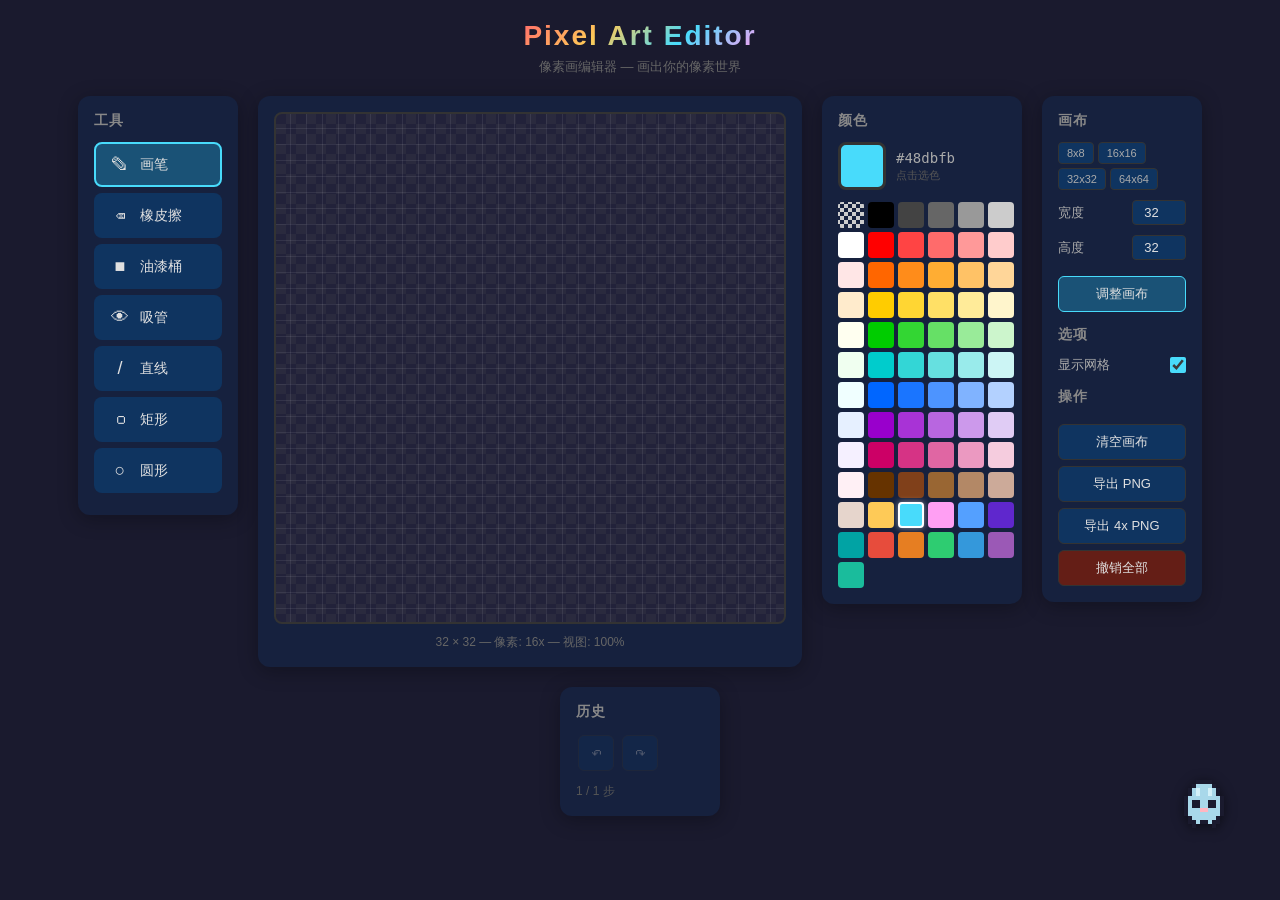
<file: 小软件/画板/pixel-art-editor.html>
<!DOCTYPE html>
<html lang="zh-CN">
<head>
<meta charset="UTF-8">
<meta name="viewport" content="width=device-width, initial-scale=1.0">
<title>像素画编辑器</title>
<style>
  * { margin: 0; padding: 0; box-sizing: border-box; }
  body {
    font-family: "Microsoft YaHei", "Segoe UI", sans-serif;
    background: #1a1a2e;
    color: #e0e0e0;
    min-height: 100vh;
    display: flex;
    flex-direction: column;
    align-items: center;
    padding: 20px;
    user-select: none;
  }
  h1 {
    font-size: 28px;
    margin-bottom: 6px;
    background: linear-gradient(135deg, #ff6b6b, #feca57, #48dbfb, #ff9ff3);
    -webkit-background-clip: text;
    -webkit-text-fill-color: transparent;
    letter-spacing: 2px;
  }
  .subtitle { font-size: 13px; color: #666; margin-bottom: 20px; }
  .app {
    display: flex;
    gap: 20px;
    align-items: flex-start;
    flex-wrap: wrap;
    justify-content: center;
  }
  .panel {
    background: #16213e;
    border-radius: 12px;
    padding: 16px;
    box-shadow: 0 4px 20px rgba(0,0,0,0.3);
  }
  .panel h3 {
    font-size: 14px;
    color: #888;
    margin-bottom: 12px;
    text-transform: uppercase;
    letter-spacing: 1px;
  }
  /* 工具栏 */
  .tools-panel { width: 160px; }
  .tool-btn {
    display: flex;
    align-items: center;
    gap: 8px;
    width: 100%;
    padding: 10px 12px;
    margin-bottom: 6px;
    background: #0f3460;
    border: 2px solid transparent;
    border-radius: 8px;
    color: #e0e0e0;
    font-size: 14px;
    cursor: pointer;
    transition: all 0.15s;
  }
  .tool-btn:hover { background: #1a5276; }
  .tool-btn.active { border-color: #48dbfb; background: #1a5276; }
  .tool-icon { font-size: 18px; width: 24px; text-align: center; }
  /* 颜色面板 */
  .colors-panel { width: 200px; }
  .current-color-row {
    display: flex;
    align-items: center;
    gap: 10px;
    margin-bottom: 12px;
  }
  .current-color-preview {
    width: 48px; height: 48px;
    border-radius: 8px;
    border: 3px solid #333;
    cursor: pointer;
    position: relative;
    overflow: hidden;
  }
  .current-color-preview input[type="color"] {
    position: absolute;
    width: 200%; height: 200%;
    top: -50%; left: -50%;
    cursor: pointer;
    opacity: 0;
  }
  .current-hex {
    font-family: "Consolas", monospace;
    font-size: 14px;
    color: #aaa;
  }
  .color-grid {
    display: grid;
    grid-template-columns: repeat(6, 1fr);
    gap: 4px;
  }
  .color-swatch {
    width: 26px; height: 26px;
    border-radius: 4px;
    cursor: pointer;
    border: 2px solid transparent;
    transition: all 0.15s;
  }
  .color-swatch:hover { transform: scale(1.2); z-index: 1; }
  .color-swatch.active { border-color: #fff; box-shadow: 0 0 6px rgba(255,255,255,0.5); }
  .color-swatch.transparent-bg {
    background: linear-gradient(45deg, #ccc 25%, transparent 25%, transparent 75%, #ccc 75%),
                linear-gradient(45deg, #ccc 25%, transparent 25%, transparent 75%, #ccc 75%);
    background-size: 8px 8px;
    background-position: 0 0, 4px 4px;
  }
  /* 画布 */
  .canvas-panel { display: flex; flex-direction: column; align-items: center; }
  .canvas-viewport {
    width: 512px;
    height: 512px;
    overflow: hidden;
    border: 2px solid #333;
    border-radius: 8px;
    position: relative;
    background-image:
      linear-gradient(45deg, #2a2a3e 25%, transparent 25%, transparent 75%, #2a2a3e 75%),
      linear-gradient(45deg, #2a2a3e 25%, transparent 25%, transparent 75%, #2a2a3e 75%);
    background-size: 20px 20px;
    background-position: 0 0, 10px 10px;
    background-color: #22223a;
    cursor: crosshair;
  }
  .canvas-viewport.panning { cursor: grab; }
  .canvas-viewport.panning:active { cursor: grabbing; }
  .canvas-container {
    position: absolute;
    top: 0; left: 0;
    transform-origin: 0 0;
  }
  canvas#pixelCanvas {
    display: block;
    image-rendering: pixelated;
  }
  canvas#gridOverlay {
    position: absolute;
    top: 0; left: 0;
    pointer-events: none;
  }
  .canvas-info {
    margin-top: 10px;
    font-size: 12px;
    color: #666;
  }
  /* 设置面板 */
  .settings-panel { width: 160px; }
  .setting-row {
    display: flex;
    align-items: center;
    justify-content: space-between;
    margin-bottom: 10px;
  }
  .setting-row label { font-size: 13px; color: #aaa; }
  .setting-row input[type="number"] {
    width: 54px;
    padding: 4px 6px;
    background: #0f3460;
    border: 1px solid #333;
    border-radius: 4px;
    color: #e0e0e0;
    font-size: 13px;
    text-align: center;
  }
  .setting-row input[type="checkbox"] {
    width: 16px; height: 16px;
    accent-color: #48dbfb;
  }
  .action-btn {
    width: 100%;
    padding: 8px;
    margin-top: 6px;
    background: #0f3460;
    border: 1px solid #333;
    border-radius: 6px;
    color: #e0e0e0;
    font-size: 13px;
    cursor: pointer;
    transition: all 0.15s;
  }
  .action-btn:hover { background: #1a5276; }
  .action-btn.danger { background: #641e16; }
  .action-btn.danger:hover { background: #922b21; }
  .action-btn.primary { background: #1a5276; border-color: #48dbfb; }
  .action-btn.primary:hover { background: #2471a3; }
  /* 历史记录 */
  .history-panel { width: 160px; }
  .history-btn {
    display: inline-flex;
    align-items: center;
    justify-content: center;
    width: 36px; height: 36px;
    margin: 2px;
    background: #0f3460;
    border: 1px solid #333;
    border-radius: 6px;
    color: #e0e0e0;
    font-size: 18px;
    cursor: pointer;
    transition: all 0.15s;
  }
  .history-btn:hover { background: #1a5276; }
  .history-btn:disabled { opacity: 0.3; cursor: default; }
  /* 缩放 */
  .zoom-row {
    display: flex;
    align-items: center;
    gap: 8px;
    margin-bottom: 10px;
  }
  .zoom-btn {
    width: 30px; height: 30px;
    background: #0f3460;
    border: 1px solid #333;
    border-radius: 4px;
    color: #e0e0e0;
    font-size: 16px;
    cursor: pointer;
    display: flex;
    align-items: center;
    justify-content: center;
  }
  .zoom-btn:hover { background: #1a5276; }
  .zoom-label { font-size: 13px; color: #aaa; min-width: 40px; text-align: center; }
  /* 预设尺寸 */
  .preset-row { display: flex; gap: 4px; flex-wrap: wrap; margin-bottom: 10px; }
  .preset-btn {
    padding: 4px 8px;
    background: #0f3460;
    border: 1px solid #333;
    border-radius: 4px;
    color: #aaa;
    font-size: 11px;
    cursor: pointer;
  }
  .preset-btn:hover { background: #1a5276; color: #e0e0e0; }

  /* 陪伴精灵 */
  .companion-sprite {
    position: fixed;
    width: 48px;
    height: 48px;
    z-index: 9999;
    cursor: pointer;
    pointer-events: auto;
    transition: none;
    image-rendering: pixelated;
    filter: drop-shadow(0 2px 6px rgba(0,0,0,0.5));
  }
  .companion-sprite:hover {
    filter: drop-shadow(0 2px 10px rgba(72,219,251,0.6));
  }
  .sprite-body {
    width: 100%;
    height: 100%;
    position: relative;
    animation: sprite-bob 2s ease-in-out infinite;
  }
  .sprite-body.dragging { animation: none; }

  /* 像素精灵绘制 */
  .sprite-pixel {
    position: absolute;
    image-rendering: pixelated;
  }

  @keyframes sprite-bob {
    0%, 100% { transform: translateY(0); }
    50% { transform: translateY(-6px); }
  }

  .sprite-speech {
    position: absolute;
    bottom: 54px;
    left: 50%;
    transform: translateX(-50%);
    background: rgba(22, 33, 62, 0.95);
    color: #e0e0e0;
    font-size: 12px;
    padding: 6px 12px;
    border-radius: 10px;
    border: 1px solid #333;
    white-space: nowrap;
    pointer-events: none;
    opacity: 0;
    transition: opacity 0.3s;
    font-family: "Microsoft YaHei", sans-serif;
  }
  .sprite-speech.show { opacity: 1; }
  .sprite-speech::after {
    content: '';
    position: absolute;
    bottom: -6px;
    left: 50%;
    transform: translateX(-50%);
    border-left: 6px solid transparent;
    border-right: 6px solid transparent;
    border-top: 6px solid rgba(22, 33, 62, 0.95);
  }

  /* 粒子特效 */
  .sprite-particle {
    position: fixed;
    width: 4px;
    height: 4px;
    border-radius: 50%;
    pointer-events: none;
    z-index: 9998;
    animation: particle-fade 0.8s ease-out forwards;
  }
  @keyframes particle-fade {
    0% { opacity: 1; transform: translate(0, 0) scale(1); }
    100% { opacity: 0; transform: translate(var(--dx), var(--dy)) scale(0); }
  }

  /* 精灵右键菜单 */
  .sprite-menu {
    position: absolute;
    bottom: 56px;
    left: 50%;
    transform: translateX(-50%);
    background: rgba(22, 33, 62, 0.97);
    border: 1px solid #48dbfb;
    border-radius: 10px;
    padding: 6px 0;
    display: none;
    z-index: 10000;
    min-width: 120px;
    box-shadow: 0 4px 20px rgba(0,0,0,0.5);
  }
  .sprite-menu.show { display: block; }
  .sprite-menu-item {
    padding: 8px 16px;
    font-size: 13px;
    color: #e0e0e0;
    cursor: pointer;
    white-space: nowrap;
    font-family: "Microsoft YaHei", sans-serif;
  }
  .sprite-menu-item:hover {
    background: rgba(72, 219, 251, 0.15);
    color: #48dbfb;
  }

  /* 恐龙游戏覆盖层 */
  .dino-game-overlay {
    position: fixed;
    top: 0; left: 0; right: 0; bottom: 0;
    background: rgba(10, 10, 20, 0.92);
    z-index: 10001;
    display: none;
    flex-direction: column;
    align-items: center;
    justify-content: center;
  }
  .dino-game-overlay.show { display: flex; }
  .dino-game-header {
    display: flex;
    align-items: center;
    gap: 20px;
    margin-bottom: 12px;
  }
  .dino-game-title {
    font-size: 20px;
    color: #48dbfb;
    font-weight: bold;
    letter-spacing: 2px;
  }
  .dino-back-btn {
    padding: 6px 18px;
    background: #0f3460;
    border: 1px solid #48dbfb;
    border-radius: 6px;
    color: #48dbfb;
    font-size: 13px;
    cursor: pointer;
    font-family: "Microsoft YaHei", sans-serif;
    transition: all 0.15s;
  }
  .dino-back-btn:hover { background: #1a5276; }
  .dino-canvas-wrap {
    border: 2px solid #333;
    border-radius: 8px;
    overflow: hidden;
    box-shadow: 0 4px 30px rgba(0,0,0,0.5);
  }
  canvas#dinoCanvas {
    display: block;
    background: #1a1a2e;
    image-rendering: pixelated;
  }
  .dino-score {
    margin-top: 10px;
    font-size: 14px;
    color: #888;
    font-family: "Consolas", monospace;
  }
  .dino-hint {
    margin-top: 6px;
    font-size: 12px;
    color: #555;
  }
</style>
</head>
<body>

<h1>Pixel Art Editor</h1>
<p class="subtitle">像素画编辑器 &mdash; 画出你的像素世界</p>

<div class="app">
  <!-- 左侧工具 -->
  <div class="panel tools-panel">
    <h3>工具</h3>
    <button class="tool-btn active" data-tool="pencil" title="画笔 (B)">
      <span class="tool-icon">&#9998;</span> 画笔
    </button>
    <button class="tool-btn" data-tool="eraser" title="橡皮擦 (E)">
      <span class="tool-icon">&#9003;</span> 橡皮擦
    </button>
    <button class="tool-btn" data-tool="fill" title="油漆桶 (G)">
      <span class="tool-icon">&#9632;</span> 油漆桶
    </button>
    <button class="tool-btn" data-tool="picker" title="吸管 (I)">
      <span class="tool-icon">&#128065;</span> 吸管
    </button>
    <button class="tool-btn" data-tool="line" title="直线 (L)">
      <span class="tool-icon">&#47;</span> 直线
    </button>
    <button class="tool-btn" data-tool="rect" title="矩形 (R)">
      <span class="tool-icon">&#9634;</span> 矩形
    </button>
    <button class="tool-btn" data-tool="circle" title="圆形 (C)">
      <span class="tool-icon">&#9675;</span> 圆形
    </button>
  </div>

  <!-- 画布 -->
  <div class="panel canvas-panel">
    <div class="canvas-viewport" id="canvasViewport">
      <div class="canvas-container" id="canvasContainer">
        <canvas id="pixelCanvas"></canvas>
        <canvas id="gridOverlay"></canvas>
      </div>
    </div>
    <div class="canvas-info" id="canvasInfo">32 &times; 32 &mdash; 像素: 16x &mdash; 视图: 100%</div>
  </div>

  <!-- 颜色 -->
  <div class="panel colors-panel">
    <h3>颜色</h3>
    <div class="current-color-row">
      <div class="current-color-preview" id="currentColorPreview">
        <input type="color" id="colorPicker" value="#48dbfb">
      </div>
      <div>
        <div class="current-hex" id="currentColorHex">#48dbfb</div>
        <div style="font-size:11px;color:#555;margin-top:2px;">点击选色</div>
      </div>
    </div>
    <div class="color-grid" id="colorGrid"></div>
  </div>

  <!-- 设置 -->
  <div class="panel settings-panel">
    <h3>画布</h3>
    <div class="preset-row">
      <button class="preset-btn" data-size="8">8x8</button>
      <button class="preset-btn" data-size="16">16x16</button>
      <button class="preset-btn active" data-size="32">32x32</button>
      <button class="preset-btn" data-size="64">64x64</button>
    </div>
    <div class="setting-row">
      <label>宽度</label>
      <input type="number" id="canvasWidth" min="4" max="128" value="32">
    </div>
    <div class="setting-row">
      <label>高度</label>
      <input type="number" id="canvasHeight" min="4" max="128" value="32">
    </div>
    <button class="action-btn primary" id="resizeBtn">调整画布</button>

    <h3 style="margin-top:14px;">选项</h3>
    <div class="setting-row">
      <label>显示网格</label>
      <input type="checkbox" id="showGrid" checked>
    </div>

    <h3 style="margin-top:14px;">操作</h3>
    <button class="action-btn" id="clearBtn">清空画布</button>
    <button class="action-btn" id="exportBtn" style="margin-top:6px;">导出 PNG</button>
    <button class="action-btn" id="exportScaledBtn">导出 4x PNG</button>
    <button class="action-btn danger" id="undoAllBtn" style="margin-top:6px;">撤销全部</button>
  </div>

  <!-- 历史 -->
  <div class="panel history-panel">
    <h3>历史</h3>
    <div>
      <button class="history-btn" id="undoBtn" title="撤销 (Ctrl+Z)" disabled>&#8630;</button>
      <button class="history-btn" id="redoBtn" title="重做 (Ctrl+Y)" disabled>&#8631;</button>
    </div>
    <div style="margin-top:10px;font-size:12px;color:#555;" id="historyInfo">0 步</div>
  </div>
</div>

<!-- 陪伴精灵 -->
<div class="companion-sprite" id="companionSprite">
  <div class="sprite-speech" id="spriteSpeech"></div>
  <div class="sprite-menu" id="spriteMenu">
    <div class="sprite-menu-item" id="menuDino">🦕 玩小游戏</div>
  </div>
  <canvas class="sprite-body" id="spriteCanvas" width="48" height="48"></canvas>
</div>

<!-- 恐龙游戏 -->
<div class="dino-game-overlay" id="dinoGameOverlay">
  <div class="dino-game-header">
    <span class="dino-game-title">🦕 恐龙快跑</span>
    <button class="dino-back-btn" id="dinoBackBtn">返回画板</button>
  </div>
  <div class="dino-canvas-wrap">
    <canvas id="dinoCanvas" width="600" height="200"></canvas>
  </div>
  <div class="dino-score" id="dinoScore">得分: 0 &nbsp;|&nbsp; 最高: 0</div>
  <div class="dino-hint">空格/点击 跳跃 &nbsp;|&nbsp; 再按空格重新开始</div>
</div>

<script>
// ===== 状态 =====
const state = {
  width: 32,
  height: 32,
  pixelSize: 16,
  tool: 'pencil',
  color: '#48dbfb',
  showGrid: true,
  drawing: false,
  pixels: [],
  history: [],
  historyIndex: -1,
  maxHistory: 100,
  // 形状工具的起点
  shapeStart: null,
  // 临时画布（用于预览形状）
  tempPixels: null,
  // 视图缩放/平移
  viewZoom: 1,       // CSS transform scale
  viewPanX: 0,       // CSS transform translateX (px)
  viewPanY: 0,       // CSS transform translateY (px)
  isPanning: false,
  panStartX: 0,
  panStartY: 0,
  panStartPanX: 0,
  panStartPanY: 0,
};

// ===== 预设颜色 =====
const PALETTE = [
  // Row 1: 基础色
  '#000000','#434343','#666666','#999999','#cccccc','#ffffff',
  // Row 2: 暖色
  '#ff0000','#ff4444','#ff6b6b','#ff9999','#ffcccc','#ffe6e6',
  // Row 3: 橙黄
  '#ff6600','#ff8c1a','#ffad33','#ffc266','#ffd699','#ffebcc',
  // Row 4: 黄色
  '#ffcc00','#ffd633','#ffe066','#ffeb99','#fff5cc','#fffff0',
  // Row 5: 绿色
  '#00cc00','#33d633','#66e066','#99eb99','#ccf5cc','#f0fff0',
  // Row 6: 青色
  '#00cccc','#33d6d6','#66e0e0','#99ebeb','#ccf5f5','#f0ffff',
  // Row 7: 蓝色
  '#0066ff','#1a75ff','#4d94ff','#80b3ff','#b3d1ff','#e6f0ff',
  // Row 8: 紫色
  '#9900cc','#a833d6','#b866e0','#cc99eb','#e0ccf5','#f5f0ff',
  // Row 9: 粉色
  '#cc0066','#d63385','#e066a3','#eb99c1','#f5ccde','#fff0f5',
  // Row 10: 棕色
  '#663300','#80401a','#996633','#b38866','#ccaa99','#e6d5cc',
  // Row 11: 特殊
  '#feca57','#48dbfb','#ff9ff3','#54a0ff','#5f27cd','#01a3a4',
  // Row 12: 游戏常用
  '#e74c3c','#e67e22','#2ecc71','#3498db','#9b59b6','#1abc9c',
];

// ===== 初始化画布 =====
const canvas = document.getElementById('pixelCanvas');
const ctx = canvas.getContext('2d');
const gridCanvas = document.getElementById('gridOverlay');
const gridCtx = gridCanvas.getContext('2d');

function initPixels() {
  state.pixels = [];
  for (let y = 0; y < state.height; y++) {
    state.pixels[y] = [];
    for (let x = 0; x < state.width; x++) {
      state.pixels[y][x] = null; // null = 透明
    }
  }
}

function resizeCanvas() {
  canvas.width = state.width * state.pixelSize;
  canvas.height = state.height * state.pixelSize;
  gridCanvas.width = canvas.width;
  gridCanvas.height = canvas.height;
  document.getElementById('canvasContainer').style.width = canvas.width + 'px';
  document.getElementById('canvasContainer').style.height = canvas.height + 'px';
  centerView();
}

// ===== 视图缩放/平移 =====
const viewport = document.getElementById('canvasViewport');
const container = document.getElementById('canvasContainer');

function applyViewTransform() {
  container.style.transform = `translate(${state.viewPanX}px, ${state.viewPanY}px) scale(${state.viewZoom})`;
}

function centerView() {
  const vpW = viewport.clientWidth;
  const vpH = viewport.clientHeight;
  const cW = canvas.width;
  const cH = canvas.height;
  state.viewZoom = 1;
  state.viewPanX = Math.floor((vpW - cW) / 2);
  state.viewPanY = Math.floor((vpH - cH) / 2);
  applyViewTransform();
}

function zoomAtPoint(newZoom, screenX, screenY) {
  newZoom = Math.max(0.1, Math.min(20, newZoom));
  const rect = viewport.getBoundingClientRect();
  // 鼠标在 viewport 内的坐标
  const mx = screenX - rect.left;
  const my = screenY - rect.top;
  // 鼠标在当前 canvas 内容上的坐标（考虑平移和缩放）
  const canvasX = (mx - state.viewPanX) / state.viewZoom;
  const canvasY = (my - state.viewPanY) / state.viewZoom;
  // 缩放后重新计算平移，使鼠标下的点不变
  state.viewPanX = mx - canvasX * newZoom;
  state.viewPanY = my - canvasY * newZoom;
  state.viewZoom = newZoom;
  applyViewTransform();
}

function render() {
  ctx.clearRect(0, 0, canvas.width, canvas.height);
  for (let y = 0; y < state.height; y++) {
    for (let x = 0; x < state.width; x++) {
      const c = state.pixels[y][x];
      if (c) {
        ctx.fillStyle = c;
        ctx.fillRect(x * state.pixelSize, y * state.pixelSize, state.pixelSize, state.pixelSize);
      }
    }
  }
  if (state.showGrid) drawGrid();
  else gridCtx.clearRect(0, 0, gridCanvas.width, gridCanvas.height);
  updateInfo();
}

function drawGrid() {
  gridCtx.clearRect(0, 0, gridCanvas.width, gridCanvas.height);
  if (state.pixelSize < 4) return; // 太小不画网格
  gridCtx.strokeStyle = 'rgba(255,255,255,0.08)';
  gridCtx.lineWidth = 1;
  for (let x = 0; x <= state.width; x++) {
    gridCtx.beginPath();
    gridCtx.moveTo(x * state.pixelSize + 0.5, 0);
    gridCtx.lineTo(x * state.pixelSize + 0.5, canvas.height);
    gridCtx.stroke();
  }
  for (let y = 0; y <= state.height; y++) {
    gridCtx.beginPath();
    gridCtx.moveTo(0, y * state.pixelSize + 0.5);
    gridCtx.lineTo(canvas.width, y * state.pixelSize + 0.5);
    gridCtx.stroke();
  }
}

function updateInfo() {
  const s = state.pixelSize;
  const z = Math.round(state.viewZoom * 100);
  document.getElementById('canvasInfo').textContent =
    `${state.width} \u00d7 ${state.height} \u2014 \u50cf\u7d20: ${s}x \u2014 \u89c6\u56fe: ${z}%`;
}

// ===== 历史记录 =====
function saveHistory() {
  // 截断当前位置之后的历史
  state.history = state.history.slice(0, state.historyIndex + 1);
  // 深拷贝像素数据
  const snapshot = state.pixels.map(row => [...row]);
  state.history.push(snapshot);
  if (state.history.length > state.maxHistory) {
    state.history.shift();
  }
  state.historyIndex = state.history.length - 1;
  updateHistoryUI();
}

function undo() {
  if (state.historyIndex > 0) {
    state.historyIndex--;
    state.pixels = state.history[state.historyIndex].map(row => [...row]);
    render();
    updateHistoryUI();
  }
}

function redo() {
  if (state.historyIndex < state.history.length - 1) {
    state.historyIndex++;
    state.pixels = state.history[state.historyIndex].map(row => [...row]);
    render();
    updateHistoryUI();
  }
}

function updateHistoryUI() {
  document.getElementById('undoBtn').disabled = state.historyIndex <= 0;
  document.getElementById('redoBtn').disabled = state.historyIndex >= state.history.length - 1;
  document.getElementById('historyInfo').textContent = `${state.historyIndex + 1} / ${state.history.length} \u6b65`;
}

// ===== 像素操作 =====
function getPixelPos(e) {
  const rect = viewport.getBoundingClientRect();
  // 屏幕坐标相对于 viewport
  const mx = e.clientX - rect.left;
  const my = e.clientY - rect.top;
  // 转换为 canvas 内容坐标（去掉平移和缩放）
  const cx = (mx - state.viewPanX) / state.viewZoom;
  const cy = (my - state.viewPanY) / state.viewZoom;
  const x = Math.floor(cx / state.pixelSize);
  const y = Math.floor(cy / state.pixelSize);
  return { x: Math.max(0, Math.min(x, state.width - 1)), y: Math.max(0, Math.min(y, state.height - 1)) };
}

function setPixel(x, y, color) {
  if (x >= 0 && x < state.width && y >= 0 && y < state.height) {
    state.pixels[y][x] = color;
  }
}

function getPixel(x, y) {
  if (x >= 0 && x < state.width && y >= 0 && y < state.height) {
    return state.pixels[y][x];
  }
  return undefined;
}

// 油漆桶（泛洪填充）
function floodFill(startX, startY, fillColor) {
  const targetColor = getPixel(startX, startY);
  if (targetColor === fillColor) return;
  const stack = [[startX, startY]];
  const visited = new Set();
  while (stack.length > 0) {
    const [x, y] = stack.pop();
    const key = `${x},${y}`;
    if (visited.has(key)) continue;
    if (x < 0 || x >= state.width || y < 0 || y >= state.height) continue;
    if (getPixel(x, y) !== targetColor) continue;
    visited.add(key);
    setPixel(x, y, fillColor);
    stack.push([x+1,y],[x-1,y],[x,y+1],[x,y-1]);
  }
}

// Bresenham 直线
function drawLine(x0, y0, x1, y1, color) {
  const dx = Math.abs(x1 - x0), dy = Math.abs(y1 - y0);
  const sx = x0 < x1 ? 1 : -1, sy = y0 < y1 ? 1 : -1;
  let err = dx - dy;
  while (true) {
    setPixel(x0, y0, color);
    if (x0 === x1 && y0 === y1) break;
    const e2 = 2 * err;
    if (e2 > -dy) { err -= dy; x0 += sx; }
    if (e2 < dx) { err += dx; y0 += sy; }
  }
}

// 矩形轮廓
function drawRect(x0, y0, x1, y1, color) {
  const minX = Math.min(x0, x1), maxX = Math.max(x0, x1);
  const minY = Math.min(y0, y1), maxY = Math.max(y0, y1);
  for (let x = minX; x <= maxX; x++) { setPixel(x, minY, color); setPixel(x, maxY, color); }
  for (let y = minY; y <= maxY; y++) { setPixel(minX, y, color); setPixel(maxX, y, color); }
}

// 圆形轮廓 (Bresenham)
function drawCircle(cx, cy, ex, ey, color) {
  let r = Math.round(Math.sqrt((ex-cx)**2 + (ey-cy)**2));
  let x = r, y = 0, err = 1 - r;
  while (x >= y) {
    setPixel(cx+x, cy+y, color); setPixel(cx+y, cy+x, color);
    setPixel(cx-y, cy+x, color); setPixel(cx-x, cy+y, color);
    setPixel(cx-x, cy-y, color); setPixel(cx-y, cy-x, color);
    setPixel(cx+y, cy-x, color); setPixel(cx+x, cy-y, color);
    y++;
    if (err < 0) { err += 2*y + 1; }
    else { x--; err += 2*(y-x) + 1; }
  }
}

// ===== 事件处理 =====
// Alt+滚轮缩放
viewport.addEventListener('wheel', (e) => {
  if (!e.altKey) return;
  e.preventDefault();
  const delta = e.deltaY > 0 ? 0.85 : 1.18;
  zoomAtPoint(state.viewZoom * delta, e.clientX, e.clientY);
}, { passive: false });

// 中键拖拽平移
viewport.addEventListener('mousedown', (e) => {
  if (e.button === 1) { // 中键
    e.preventDefault();
    state.isPanning = true;
    state.panStartX = e.clientX;
    state.panStartY = e.clientY;
    state.panStartPanX = state.viewPanX;
    state.panStartPanY = state.viewPanY;
    viewport.classList.add('panning');
  }
});

window.addEventListener('mousemove', (e) => {
  if (state.isPanning) {
    state.viewPanX = state.panStartPanX + (e.clientX - state.panStartX);
    state.viewPanY = state.panStartPanY + (e.clientY - state.panStartY);
    applyViewTransform();
  }
});

window.addEventListener('mouseup', (e) => {
  if (e.button === 1 && state.isPanning) {
    state.isPanning = false;
    viewport.classList.remove('panning');
  }
});

// 禁止中键默认行为（有些浏览器会自动滚动）
viewport.addEventListener('auxclick', (e) => { if (e.button === 1) e.preventDefault(); });

function applyTool(x, y, isStart) {
  const color = state.tool === 'eraser' ? null : state.color;
  switch (state.tool) {
    case 'pencil':
    case 'eraser':
      setPixel(x, y, color);
      break;
    case 'fill':
      if (isStart) floodFill(x, y, color);
      break;
    case 'picker':
      if (isStart) {
        const picked = getPixel(x, y);
        if (picked) {
          state.color = picked;
          updateColorUI();
        }
      }
      break;
    case 'line':
    case 'rect':
    case 'circle':
      if (isStart) {
        state.shapeStart = { x, y };
        state.tempPixels = state.pixels.map(row => [...row]);
      } else if (state.shapeStart) {
        // 恢复到起点时的快照
        state.pixels = state.tempPixels.map(row => [...row]);
        if (state.tool === 'line') drawLine(state.shapeStart.x, state.shapeStart.y, x, y, color);
        else if (state.tool === 'rect') drawRect(state.shapeStart.x, state.shapeStart.y, x, y, color);
        else if (state.tool === 'circle') drawCircle(state.shapeStart.x, state.shapeStart.y, x, y, color);
      }
      break;
  }
  render();
}

// 连续画线（pencil/eraser 时在两点之间画线，避免快速移动漏点）
let lastDrawPos = null;

viewport.addEventListener('mousedown', (e) => {
  if (state.isPanning) return;
  if (e.button !== 0) return;
  state.drawing = true;
  const pos = getPixelPos(e);
  lastDrawPos = pos;
  applyTool(pos.x, pos.y, true);
});

viewport.addEventListener('mousemove', (e) => {
  if (state.isPanning) return;
  if (!state.drawing) return;
  const pos = getPixelPos(e);
  if (state.tool === 'pencil' || state.tool === 'eraser') {
    if (lastDrawPos) {
      const color = state.tool === 'eraser' ? null : state.color;
      drawLine(lastDrawPos.x, lastDrawPos.y, pos.x, pos.y, color);
      render();
    }
    lastDrawPos = pos;
  } else {
    applyTool(pos.x, pos.y, false);
  }
});

window.addEventListener('mouseup', (e) => {
  if (e.button === 0 && state.drawing) {
    state.drawing = false;
    state.shapeStart = null;
    state.tempPixels = null;
    lastDrawPos = null;
    saveHistory();
  }
});

// 触摸支持
viewport.addEventListener('touchstart', (e) => {
  e.preventDefault();
  const touch = e.touches[0];
  const mouseEvent = new MouseEvent('mousedown', { clientX: touch.clientX, clientY: touch.clientY, button: 0 });
  viewport.dispatchEvent(mouseEvent);
});
viewport.addEventListener('touchmove', (e) => {
  e.preventDefault();
  const touch = e.touches[0];
  const mouseEvent = new MouseEvent('mousemove', { clientX: touch.clientX, clientY: touch.clientY });
  viewport.dispatchEvent(mouseEvent);
});
viewport.addEventListener('touchend', (e) => {
  e.preventDefault();
  window.dispatchEvent(new MouseEvent('mouseup'));
});

// ===== 工具栏 =====
document.querySelectorAll('.tool-btn').forEach(btn => {
  btn.addEventListener('click', () => {
    document.querySelectorAll('.tool-btn').forEach(b => b.classList.remove('active'));
    btn.classList.add('active');
    state.tool = btn.dataset.tool;
  });
});

// 快捷键
window.addEventListener('keydown', (e) => {
  if (e.target.tagName === 'INPUT') return;
  const key = e.key.toLowerCase();
  const shortcuts = { b: 'pencil', e: 'eraser', g: 'fill', i: 'picker', l: 'line', r: 'rect', c: 'circle' };
  if (shortcuts[key]) {
    state.tool = shortcuts[key];
    document.querySelectorAll('.tool-btn').forEach(b => {
      b.classList.toggle('active', b.dataset.tool === state.tool);
    });
  }
  if (e.ctrlKey && key === 'z') { e.preventDefault(); undo(); }
  if (e.ctrlKey && key === 'y') { e.preventDefault(); redo(); }
});

// ===== 颜色面板 =====
const colorGrid = document.getElementById('colorGrid');
PALETTE.forEach(c => {
  const swatch = document.createElement('div');
  swatch.className = 'color-swatch';
  swatch.style.background = c;
  swatch.dataset.color = c;
  swatch.addEventListener('click', () => {
    state.color = c;
    updateColorUI();
  });
  colorGrid.appendChild(swatch);
});

// 透明色按钮
const transparentBtn = document.createElement('div');
transparentBtn.className = 'color-swatch transparent-bg';
transparentBtn.title = '透明';
transparentBtn.addEventListener('click', () => {
  state.color = null;
  updateColorUI();
});
colorGrid.insertBefore(transparentBtn, colorGrid.firstChild);

const colorPicker = document.getElementById('colorPicker');
colorPicker.addEventListener('input', (e) => {
  state.color = e.target.value;
  updateColorUI();
});

function updateColorUI() {
  const preview = document.getElementById('currentColorPreview');
  const hex = document.getElementById('currentColorHex');
  if (state.color) {
    preview.style.background = state.color;
    colorPicker.value = state.color;
    hex.textContent = state.color;
  } else {
    preview.style.background = 'transparent';
    hex.textContent = '透明';
  }
  document.querySelectorAll('.color-swatch').forEach(s => {
    s.classList.toggle('active', s.dataset.color === state.color);
  });
}

// ===== 设置面板 =====
document.getElementById('showGrid').addEventListener('change', (e) => {
  state.showGrid = e.target.checked;
  render();
});

document.getElementById('clearBtn').addEventListener('click', () => {
  if (confirm('确定清空画布？')) {
    initPixels();
    saveHistory();
    render();
  }
});

document.getElementById('resizeBtn').addEventListener('click', () => {
  const w = parseInt(document.getElementById('canvasWidth').value) || 32;
  const h = parseInt(document.getElementById('canvasHeight').value) || 32;
  resize(w, h);
});

document.querySelectorAll('.preset-btn').forEach(btn => {
  btn.addEventListener('click', () => {
    const s = parseInt(btn.dataset.size);
    document.getElementById('canvasWidth').value = s;
    document.getElementById('canvasHeight').value = s;
    document.querySelectorAll('.preset-btn').forEach(b => b.classList.remove('active'));
    btn.classList.add('active');
    resize(s, s);
  });
});

function resize(w, h) {
  w = Math.max(4, Math.min(128, w));
  h = Math.max(4, Math.min(128, h));
  // 自动调整像素大小
  const maxCanvasSize = 512;
  state.pixelSize = Math.max(2, Math.min(32, Math.floor(maxCanvasSize / Math.max(w, h))));
  const oldPixels = state.pixels;
  const oldW = state.width, oldH = state.height;
  state.width = w;
  state.height = h;
  initPixels();
  // 复制旧数据
  for (let y = 0; y < Math.min(oldH, h); y++) {
    for (let x = 0; x < Math.min(oldW, w); x++) {
      state.pixels[y][x] = oldPixels[y][x];
    }
  }
  resizeCanvas(); // 内部会调用 centerView()
  saveHistory();
  render();
}

// 导出
document.getElementById('exportBtn').addEventListener('click', () => exportPNG(1));
document.getElementById('exportScaledBtn').addEventListener('click', () => exportPNG(4));

function exportPNG(scale) {
  const exportCanvas = document.createElement('canvas');
  exportCanvas.width = state.width * scale;
  exportCanvas.height = state.height * scale;
  const ectx = exportCanvas.getContext('2d');
  for (let y = 0; y < state.height; y++) {
    for (let x = 0; x < state.width; x++) {
      const c = state.pixels[y][x];
      if (c) {
        ectx.fillStyle = c;
        ectx.fillRect(x * scale, y * scale, scale, scale);
      }
    }
  }
  const link = document.createElement('a');
  link.download = `pixel-art-${state.width}x${state.height}${scale > 1 ? '-' + scale + 'x' : ''}.png`;
  link.href = exportCanvas.toDataURL('image/png');
  link.click();
}

document.getElementById('undoAllBtn').addEventListener('click', () => {
  if (confirm('撤销全部操作？')) {
    state.historyIndex = 0;
    state.pixels = state.history[0].map(row => [...row]);
    render();
    updateHistoryUI();
  }
});

document.getElementById('undoBtn').addEventListener('click', undo);
document.getElementById('redoBtn').addEventListener('click', redo);

// ===== 启动 =====
initPixels();
resizeCanvas();
saveHistory();
render();
updateColorUI();

// ===== 陪伴精灵 =====
(function() {
  const sprite = document.getElementById('companionSprite');
  const spriteCanvas = document.getElementById('spriteCanvas');
  const speech = document.getElementById('spriteSpeech');
  const sctx = spriteCanvas.getContext('2d');
  const menu = document.getElementById('spriteMenu');
  const menuDino = document.getElementById('menuDino');

  const sp = {
    x: window.innerWidth - 100,
    y: window.innerHeight - 120,
    targetX: null, targetY: null,
    blinkTimer: 0, blinking: false,
    dragging: false, dragMoved: false,
    dragOffX: 0, dragOffY: 0,
    wanderTimer: 0, speechTimer: 0,
    menuOpen: false,
  };

  // 像素精灵 (12x12)
  const SPRITES = {
    normal: [
      [0,0,0,0,1,1,1,1,0,0,0,0],
      [0,0,0,1,2,2,2,2,1,0,0,0],
      [0,0,1,2,3,2,2,3,2,1,0,0],
      [0,0,1,2,3,2,2,3,2,1,0,0],
      [0,1,2,2,2,2,2,2,2,2,1,0],
      [0,1,2,5,5,2,2,5,5,2,1,0],
      [0,1,2,5,1,2,2,5,1,2,1,0],
      [0,1,2,2,2,4,4,2,2,2,1,0],
      [0,1,2,2,2,2,2,2,2,2,1,0],
      [0,0,1,2,2,2,2,2,2,1,0,0],
      [0,0,1,1,2,1,1,2,1,1,0,0],
      [0,0,0,1,0,0,0,0,1,0,0,0],
    ],
    blink: [
      [0,0,0,0,1,1,1,1,0,0,0,0],
      [0,0,0,1,2,2,2,2,1,0,0,0],
      [0,0,1,2,3,2,2,3,2,1,0,0],
      [0,0,1,2,3,2,2,3,2,1,0,0],
      [0,1,2,2,2,2,2,2,2,2,1,0],
      [0,1,2,1,1,2,2,1,1,2,1,0],
      [0,1,2,2,2,2,2,2,2,2,1,0],
      [0,1,2,2,2,4,4,2,2,2,1,0],
      [0,1,2,2,2,2,2,2,2,2,1,0],
      [0,0,1,2,2,2,2,2,2,1,0,0],
      [0,0,1,1,2,1,1,2,1,1,0,0],
      [0,0,0,1,0,0,0,0,1,0,0,0],
    ],
  };
  const SPRITE_COLORS = { 1:'#1a1a2e', 2:'#a8d8ea', 3:'#d4f1f9', 4:'#ffb6c1', 5:'#1a1a2e' };

  function drawSprite(frame) {
    sctx.clearRect(0, 0, 48, 48);
    const d = SPRITES[frame] || SPRITES.normal;
    for (let y = 0; y < 12; y++)
      for (let x = 0; x < 12; x++)
        if (d[y][x]) { sctx.fillStyle = SPRITE_COLORS[d[y][x]]; sctx.fillRect(x*4, y*4, 4, 4); }
  }

  // 粒子
  function spawnParticles(count, color) {
    for (let i = 0; i < count; i++) {
      const p = document.createElement('div');
      p.className = 'sprite-particle';
      p.style.background = color || '#48dbfb';
      p.style.left = (sp.x + 24) + 'px';
      p.style.top = (sp.y + 24) + 'px';
      const a = Math.random() * Math.PI * 2, d = 20 + Math.random() * 30;
      p.style.setProperty('--dx', Math.cos(a)*d+'px');
      p.style.setProperty('--dy', Math.sin(a)*d+'px');
      document.body.appendChild(p);
      setTimeout(() => p.remove(), 800);
    }
  }

  // 说话
  const MSGS = {
    idle: ['今天画点什么好呢？','加油画画！✨','你的像素画越来越好了！','休息一下也不错哦~','嘿嘿，我在这里陪你~','颜色搭配得真好看！','Ctrl+Z 可以撤销哦~','试试油漆桶工具吧！'],
    click: ['哎呀！别戳我~','嘻嘻，好痒！','你好呀！(◕ᴗ◕✿)','有什么需要帮忙的吗？','要画一个我吗？','按住我可以拖动哦~'],
    draw: ['画得真棒！','这个颜色好漂亮！','继续继续！','哇，好厉害！'],
  };
  function say(type) {
    const m = MSGS[type] || MSGS.idle;
    speech.textContent = m[Math.floor(Math.random() * m.length)];
    speech.classList.add('show');
    clearTimeout(sp.speechTimer);
    sp.speechTimer = setTimeout(() => speech.classList.remove('show'), 3000);
  }

  // 移动
  function moveTo(tx, ty) {
    sp.targetX = Math.max(10, Math.min(window.innerWidth - 60, tx));
    sp.targetY = Math.max(10, Math.min(window.innerHeight - 60, ty));
  }
  function wander() {
    moveTo(sp.x + (Math.random()-0.5)*200, sp.y + (Math.random()-0.5)*150);
  }
  function updatePosition() {
    if (sp.targetX !== null) {
      const dx = sp.targetX - sp.x, dy = sp.targetY - sp.y;
      const dist = Math.sqrt(dx*dx + dy*dy);
      if (dist < 2) { sp.x = sp.targetX; sp.y = sp.targetY; sp.targetX = sp.targetY = null; }
      else { sp.x += (dx/dist)*1.5; sp.y += (dy/dist)*1.5; }
    }
    sprite.style.left = sp.x + 'px';
    sprite.style.top = sp.y + 'px';
  }

  // 菜单
  function showMenu() { menu.classList.add('show'); sp.menuOpen = true; }
  function hideMenu() { menu.classList.remove('show'); sp.menuOpen = false; }

  // 右键打开菜单
  sprite.addEventListener('contextmenu', (e) => {
    e.preventDefault();
    e.stopPropagation();
    if (sp.menuOpen) hideMenu(); else showMenu();
  });

  // 点击外部关闭菜单
  document.addEventListener('mousedown', (e) => {
    if (sp.menuOpen && !sprite.contains(e.target)) hideMenu();
  });

  // 精灵上的 mousedown — 拖拽或点击
  sprite.addEventListener('mousedown', (e) => {
    // 如果点在菜单项上，什么都不做（让菜单项自己的 click 处理）
    if (e.target.closest('.sprite-menu-item')) return;
    if (e.button === 2) return; // 右键
    e.preventDefault();
    sp.dragMoved = false;
    sp.dragging = true;
    sp.dragOffX = e.clientX - sp.x;
    sp.dragOffY = e.clientY - sp.y;
    spriteCanvas.classList.add('dragging');
    if (sp.menuOpen) hideMenu();
  });

  window.addEventListener('mousemove', (e) => {
    if (!sp.dragging) return;
    sp.dragMoved = true;
    sp.x = e.clientX - sp.dragOffX;
    sp.y = e.clientY - sp.dragOffY;
    sprite.style.left = sp.x + 'px';
    sprite.style.top = sp.y + 'px';
  });

  window.addEventListener('mouseup', () => {
    if (!sp.dragging) return;
    sp.dragging = false;
    spriteCanvas.classList.remove('dragging');
    if (!sp.dragMoved) {
      say('click');
      spawnParticles(5, '#ff9ff3');
    }
  });

  // 主循环
  let lastTime = 0;
  function loop(time) {
    const dt = time - lastTime; lastTime = time;
    sp.blinkTimer += dt;
    if (sp.blinkTimer > 3000 + Math.random()*2000) {
      sp.blinkTimer = 0; sp.blinking = true;
      setTimeout(() => sp.blinking = false, 150);
    }
    drawSprite(sp.blinking ? 'blink' : 'normal');
    if (!sp.dragging && !sp.menuOpen) {
      sp.wanderTimer += dt;
      if (sp.wanderTimer > 4000 + Math.random()*3000) {
        sp.wanderTimer = 0; wander();
        if (Math.random() < 0.3) say('idle');
      }
      updatePosition();
    }
    requestAnimationFrame(loop);
  }

  // 画完夸奖
  let drawCount = 0;
  viewport.addEventListener('mouseup', () => {
    drawCount++;
    if (drawCount % 8 === 0 && Math.random() < 0.5) { say('draw'); spawnParticles(3, '#feca57'); }
  });

  // 初始化
  sp.x = window.innerWidth - 100;
  sp.y = window.innerHeight - 120;
  sprite.style.left = sp.x + 'px';
  sprite.style.top = sp.y + 'px';
  drawSprite('normal');
  requestAnimationFrame(loop);
  setTimeout(() => say('click'), 1500);
  window.addEventListener('resize', () => {
    sp.x = Math.min(sp.x, window.innerWidth - 60);
    sp.y = Math.min(sp.y, window.innerHeight - 60);
    sprite.style.left = sp.x + 'px';
    sprite.style.top = sp.y + 'px';
  });

  // ===== 恐龙小游戏 =====
  const overlay = document.getElementById('dinoGameOverlay');
  const dinoCvs = document.getElementById('dinoCanvas');
  const dctx = dinoCvs.getContext('2d');
  const scoreEl = document.getElementById('dinoScore');
  const backBtn = document.getElementById('dinoBackBtn');

  let gameRunning = false, gameOver = false, score = 0, highScore = 0, animId = null;
  const GW = 600, GH = 200, GROUND_Y = 155, GRAVITY = 0.09, JUMP_FORCE = -5, SPEED0 = 0.5;
  let gameSpeed = SPEED0, obstacleTimer = 0, obstacleInterval = 250, groundOff = 0;
  let clouds = [], cloudTimer = 0;

  const dino = { x:60, y:GROUND_Y, w:30, h:36, vy:0, jumping:false };
  let obstacles = [];

  function drawDino() {
    const {x,y,w,h} = dino;
    dctx.fillStyle = '#a8d8ea';
    dctx.fillRect(x+4, y, w-8, h-8);
    dctx.fillRect(x+8, y-8, w-4, 12);
    dctx.fillStyle = '#1a1a2e';
    dctx.fillRect(x+w-8, y-4, 3, 3);
    dctx.fillRect(x+w-4, y, 4, 2);
    dctx.fillStyle = '#a8d8ea';
    if (!dino.jumping) {
      const f = Math.floor(Date.now()/100)%2;
      dctx.fillRect(x+6, y+h-(f?4:8), 6, f?4:8);
      dctx.fillRect(x+w-14, y+h-(f?8:4), 6, f?8:4);
    } else {
      dctx.fillRect(x+6, y+h-6, 6, 6);
      dctx.fillRect(x+w-14, y+h-6, 6, 6);
    }
    dctx.fillRect(x, y+4, 6, 6);
  }

  function drawCactus(cx, cy, type) {
    dctx.fillStyle = '#2ecc71';
    if (type===0) { dctx.fillRect(cx,cy,12,30); dctx.fillRect(cx-4,cy+8,4,10); dctx.fillRect(cx+12,cy+4,4,10); }
    else if (type===1) { dctx.fillRect(cx,cy,16,40); dctx.fillRect(cx-6,cy+10,6,14); dctx.fillRect(cx+16,cy+6,6,14); dctx.fillStyle='#27ae60'; dctx.fillRect(cx+2,cy,12,4); }
    else { dctx.fillRect(cx,cy+10,10,20); dctx.fillRect(cx+18,cy,10,30); dctx.fillRect(cx-3,cy+16,3,8); dctx.fillRect(cx+28,cy+6,3,10); }
    dctx.fillStyle='#27ae60'; dctx.fillRect(cx+2,cy+2,2,6);
  }

  function checkHit() {
    const dx=dino.x+4, dy=dino.y, dw=dino.w-8, dh=dino.h-4;
    for (const o of obstacles)
      if (dx<o.x+o.w && dx+dw>o.x && dy<o.y+o.h && dy+dh>o.y) return true;
    return false;
  }

  function resetGame() {
    dino.y=GROUND_Y; dino.vy=0; dino.jumping=false;
    obstacles=[]; clouds=[]; score=0; gameSpeed=SPEED0; obstacleInterval=250;
    obstacleTimer=0; gameOver=false;
    scoreEl.textContent = '得分: 0 | 最高: '+highScore;
  }

  function startGame() {
    if (gameRunning) return;
    gameRunning = true;
    resetGame();
    overlay.classList.add('show');
    sprite.style.display = 'none';
    hideMenu();
    gameLoop();
  }

  function exitGame() {
    gameRunning = false;
    if (animId) cancelAnimationFrame(animId);
    overlay.classList.remove('show');
    sprite.style.display = '';
  }

  function gameLoop() {
    if (!gameRunning) return;
    if (!gameOver) {
      dino.vy += GRAVITY; dino.y += dino.vy;
      if (dino.y >= GROUND_Y) { dino.y = GROUND_Y; dino.vy = 0; dino.jumping = false; }
      groundOff = (groundOff + gameSpeed) % 20;
      obstacleTimer++;
      if (obstacleTimer >= obstacleInterval) {
        obstacleTimer = 0;
        const t = Math.floor(Math.random()*3);
        let ow,oh;
        if(t===0){ow=12;oh=30;}else if(t===1){ow=16;oh=40;}else{ow=28;oh=30;}
        obstacles.push({x:620, y:GROUND_Y+dino.h-oh, w:ow, h:oh, type:t});
        obstacleInterval = Math.max(45, 250-Math.floor(score/80));
      }
      for (let i=obstacles.length-1;i>=0;i--) { obstacles[i].x-=gameSpeed; if(obstacles[i].x<-40) obstacles.splice(i,1); }
      cloudTimer++;
      if(cloudTimer>120){cloudTimer=0;clouds.push({x:620,y:30+Math.random()*60});}
      for(let i=clouds.length-1;i>=0;i--){clouds[i].x-=gameSpeed*0.3;if(clouds[i].x<-60)clouds.splice(i,1);}
      if(checkHit()){gameOver=true;if(score>highScore)highScore=score;scoreEl.textContent='游戏结束! 得分: '+score+' | 最高: '+highScore;}
      score++; gameSpeed=SPEED0+score*0.0005;
    }
    // draw
    dctx.clearRect(0,0,GW,GH);
    dctx.fillStyle='rgba(255,255,255,0.03)';
    for(let i=0;i<20;i++){dctx.fillRect((i*73+score*0.1)%GW,(i*37)%140+10,2,2);}
    dctx.fillStyle='rgba(255,255,255,0.08)';
    clouds.forEach(c=>{dctx.fillRect(c.x,c.y,40,10);dctx.fillRect(c.x+8,c.y-6,24,8);});
    dctx.strokeStyle='rgba(255,255,255,0.15)';dctx.lineWidth=1;
    dctx.beginPath();dctx.moveTo(0,GROUND_Y+dino.h+2);dctx.lineTo(GW,GROUND_Y+dino.h+2);dctx.stroke();
    dctx.fillStyle='rgba(255,255,255,0.05)';
    for(let gx=-groundOff;gx<GW;gx+=20)dctx.fillRect(gx,GROUND_Y+dino.h+4,10,2);
    obstacles.forEach(o=>drawCactus(o.x,o.y,o.type));
    drawDino();
    dctx.fillStyle='#666';dctx.font='14px Consolas,monospace';dctx.textAlign='right';
    dctx.fillText(String(score).padStart(5,'0'),GW-20,24);dctx.textAlign='left';
    if(gameOver){
      dctx.fillStyle='rgba(0,0,0,0.5)';dctx.fillRect(0,0,GW,GH);
      dctx.fillStyle='#ff6b6b';dctx.font='bold 28px "Microsoft YaHei",sans-serif';dctx.textAlign='center';
      dctx.fillText('游戏结束',300,75);
      dctx.fillStyle='#aaa';dctx.font='15px "Microsoft YaHei",sans-serif';dctx.fillText('得分: '+score,300,105);
      dctx.fillStyle='#666';dctx.font='13px "Microsoft YaHei",sans-serif';dctx.fillText('按空格键或点击重新开始',300,135);
      dctx.textAlign='left';
    }
    animId = requestAnimationFrame(gameLoop);
  }

  function jump() {
    if(gameOver){resetGame();return;}
    if(!dino.jumping){dino.vy=JUMP_FORCE;dino.jumping=true;}
  }

  // 菜单项点击
  menuDino.addEventListener('click', (e) => {
    e.stopPropagation();
    startGame();
  });

  backBtn.addEventListener('click', exitGame);

  document.addEventListener('keydown', (e) => {
    if(!gameRunning)return;
    if(e.code==='Space'||e.key===' '){e.preventDefault();jump();}
  });
  dinoCvs.addEventListener('click', () => { if(gameRunning) jump(); });
  overlay.addEventListener('keydown', e => e.stopPropagation());

})(); // 关闭陪伴精灵 IIFE
</script>
</body>
</html>
</file>
